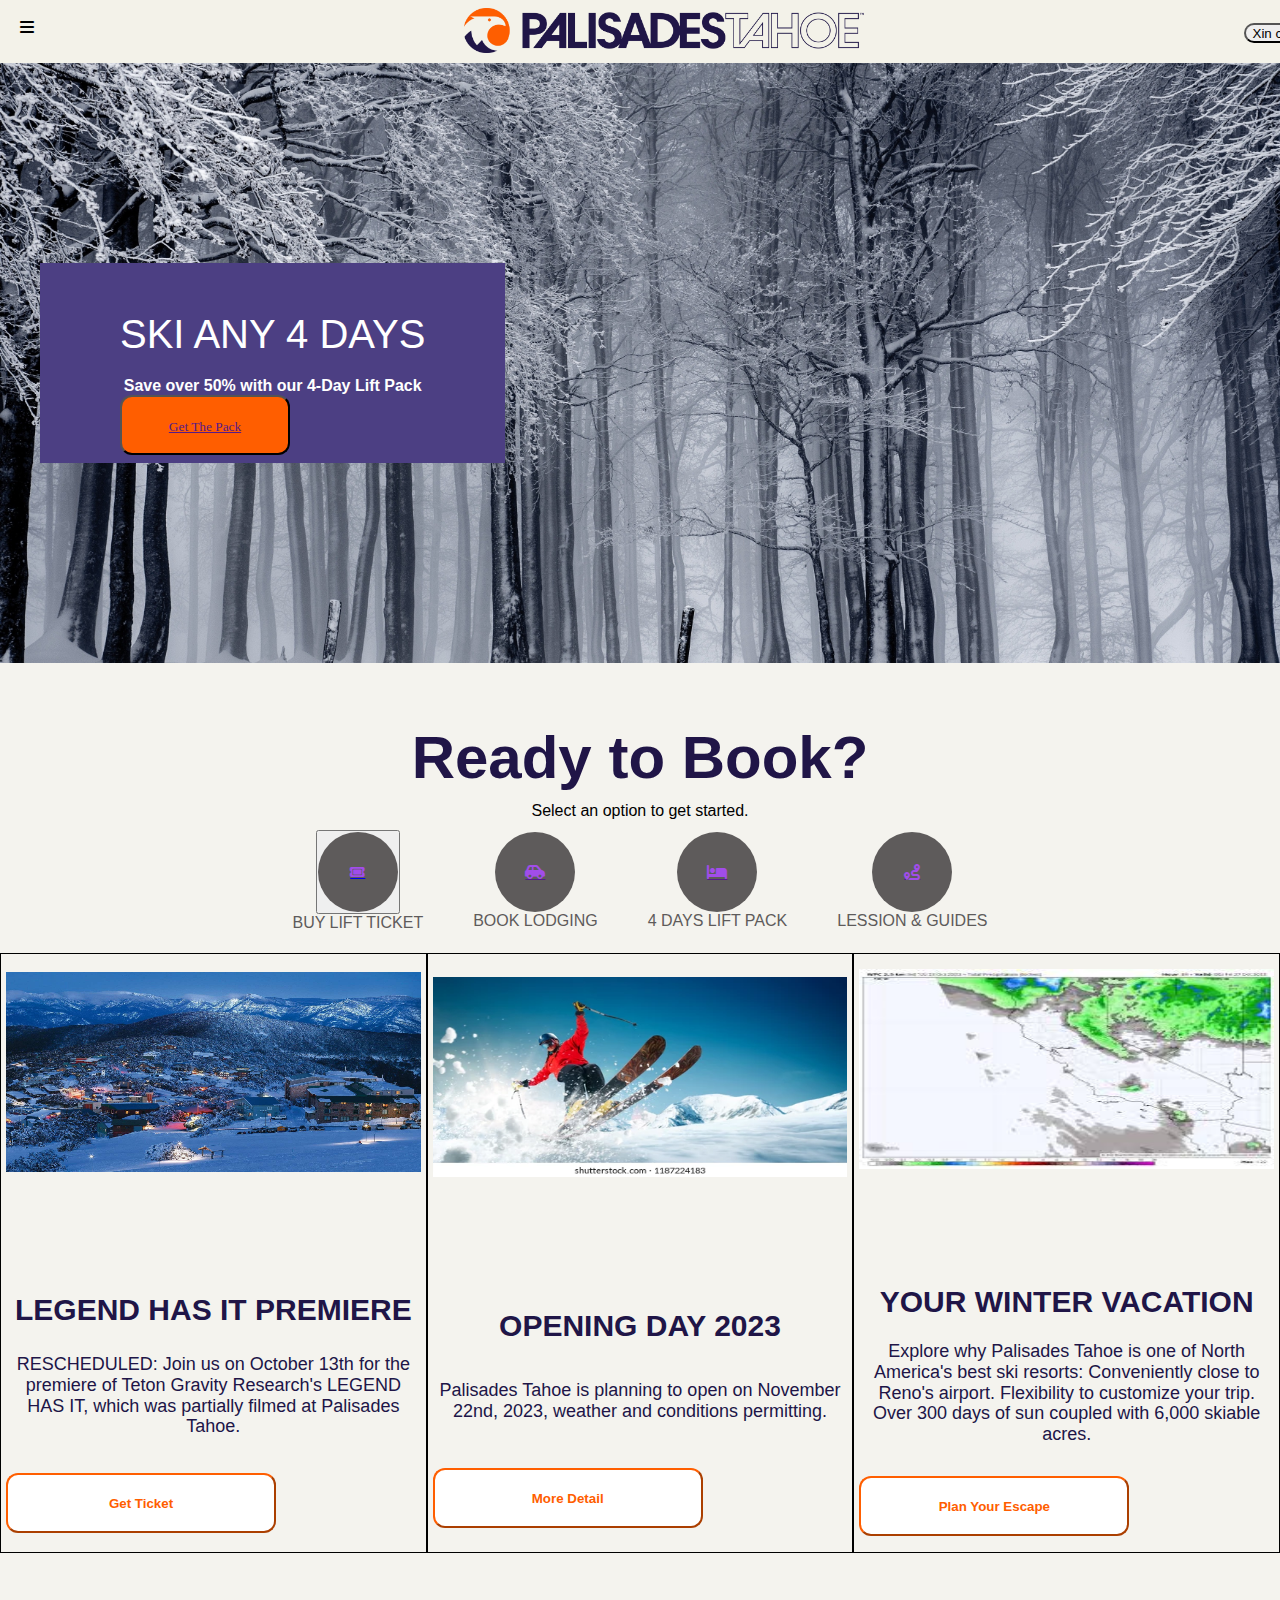
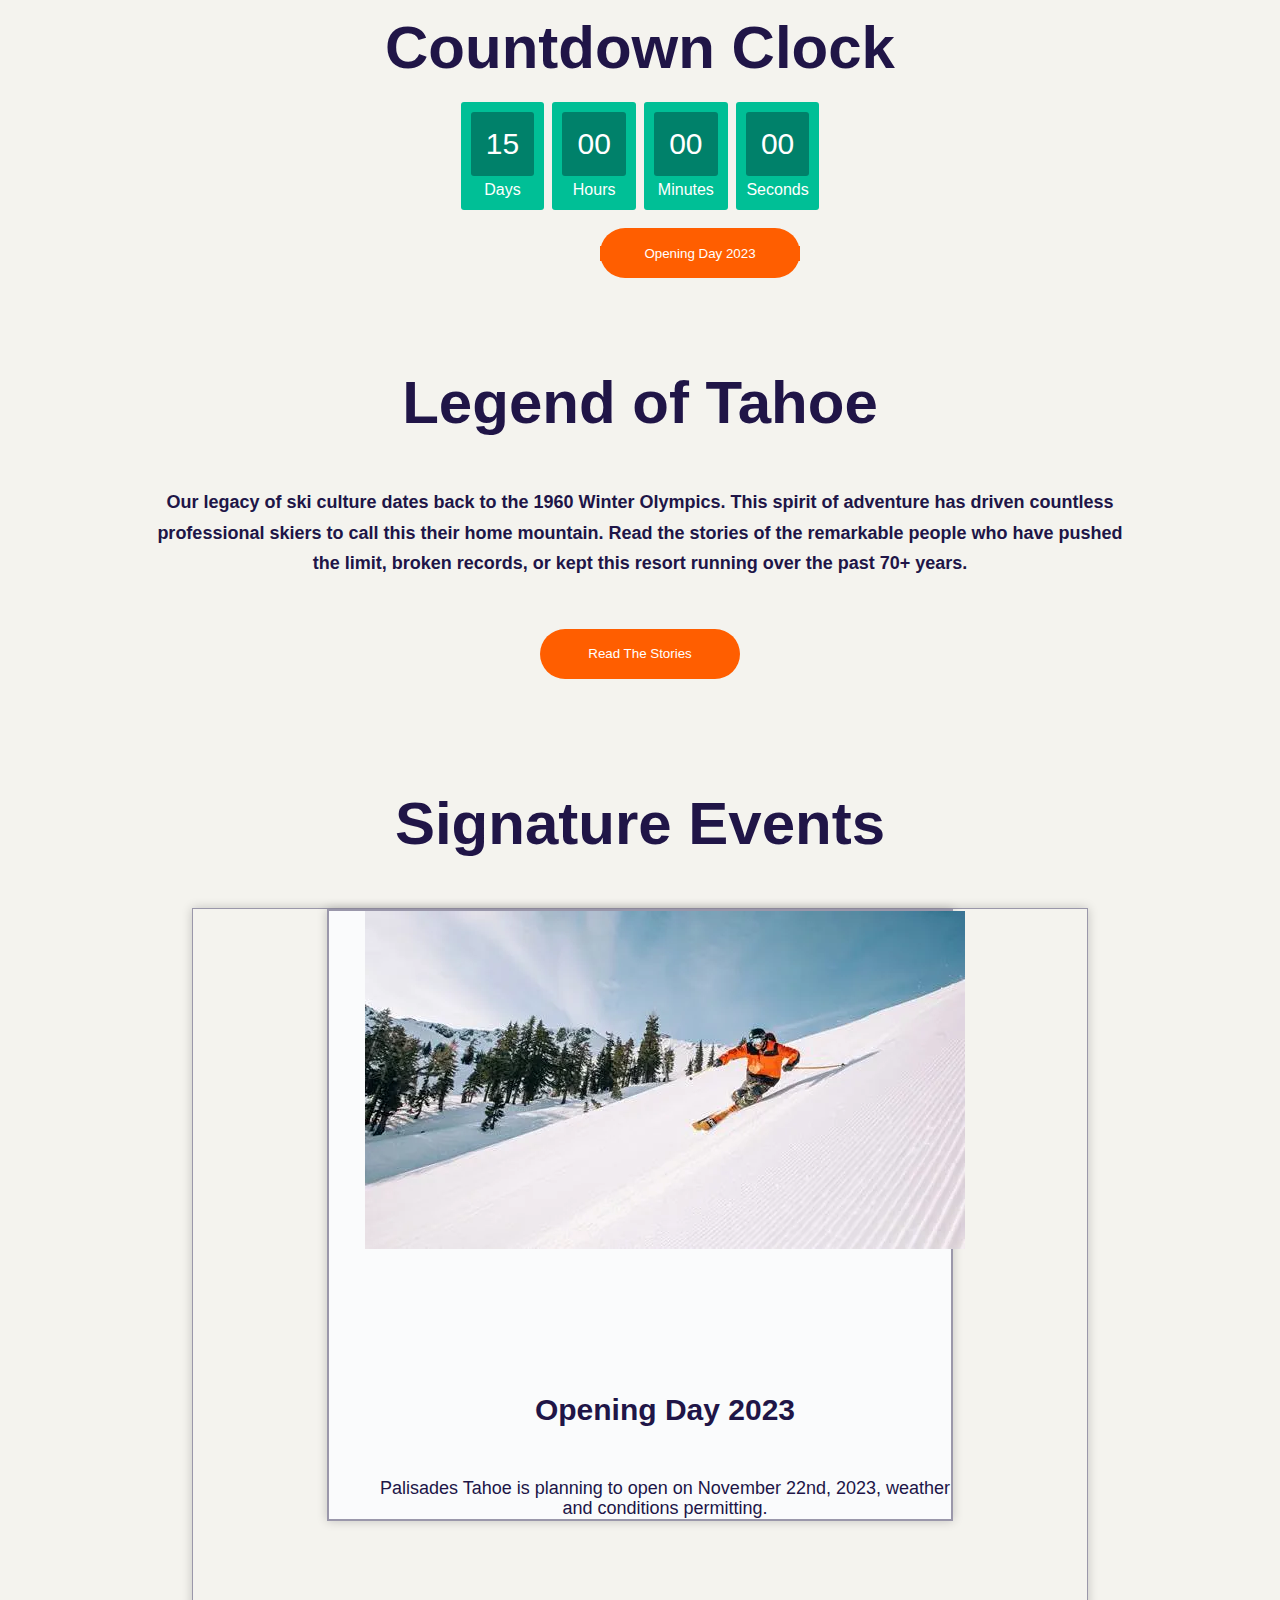
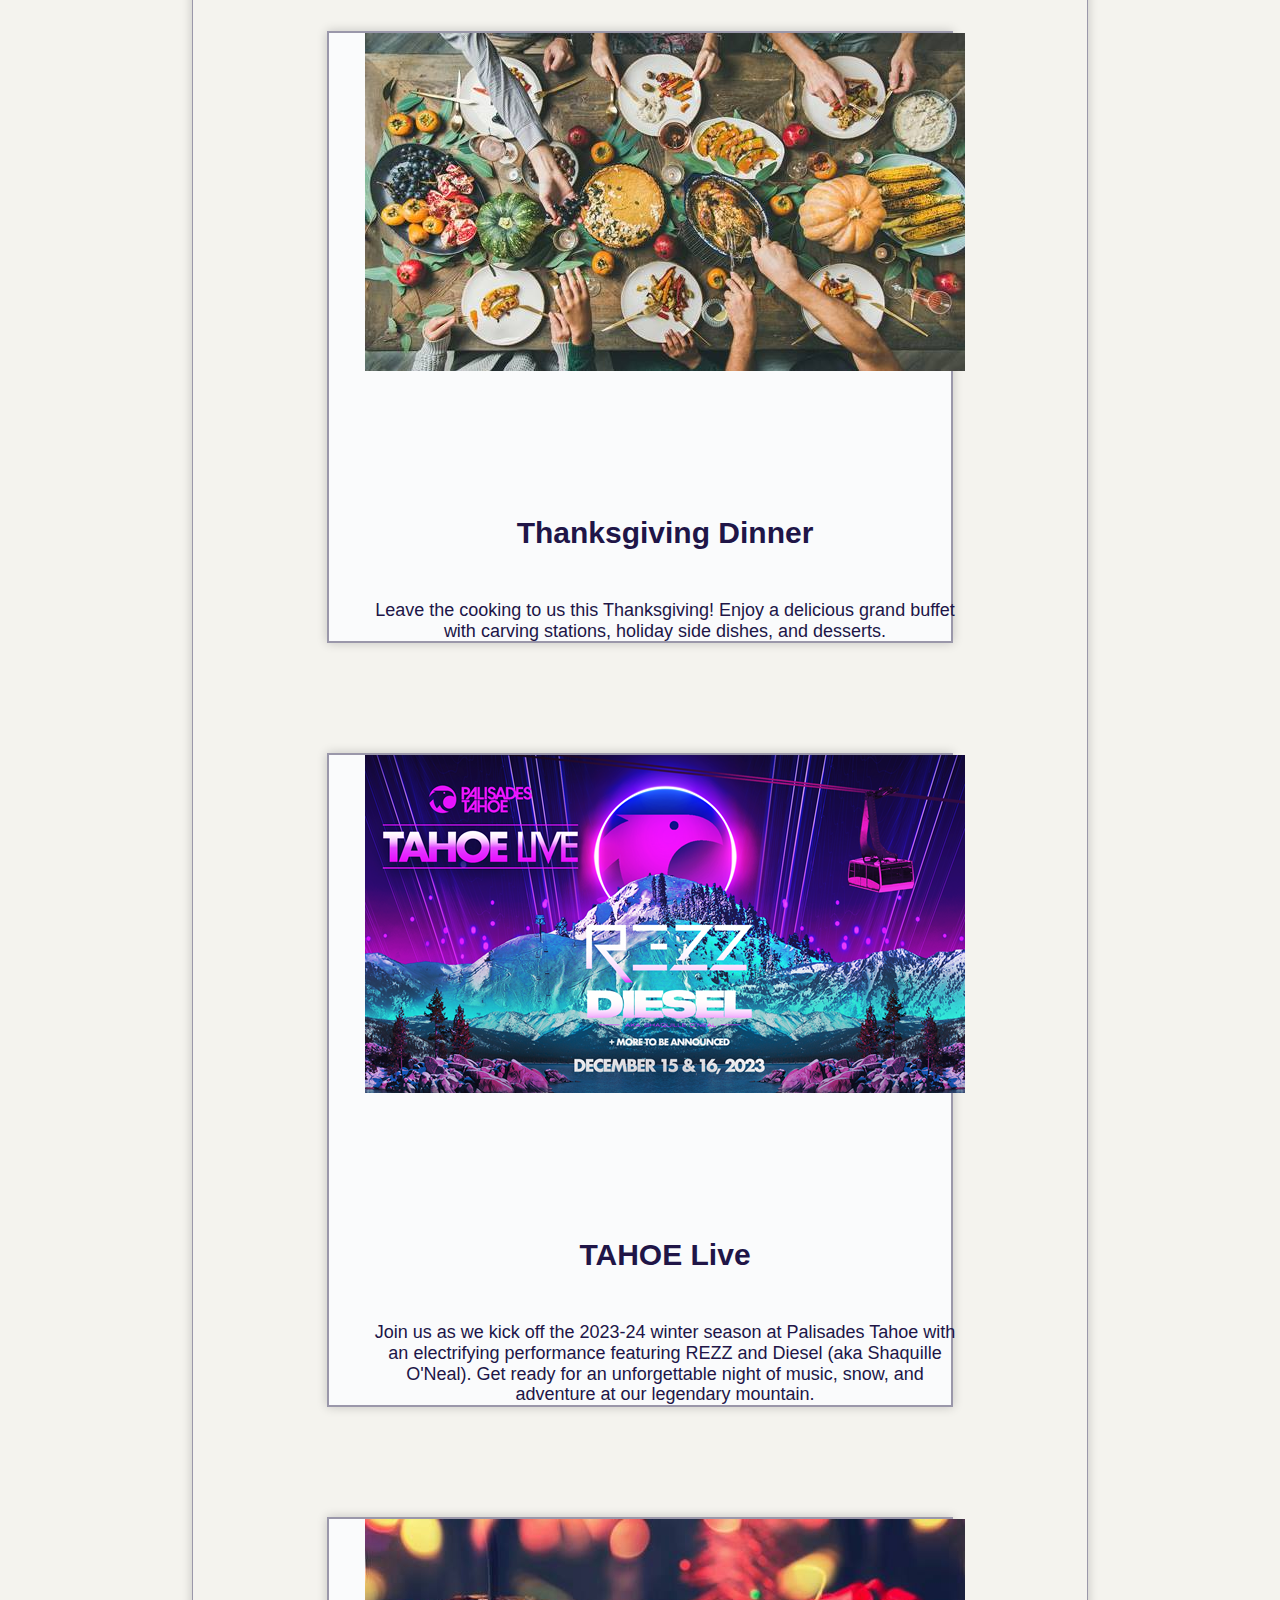
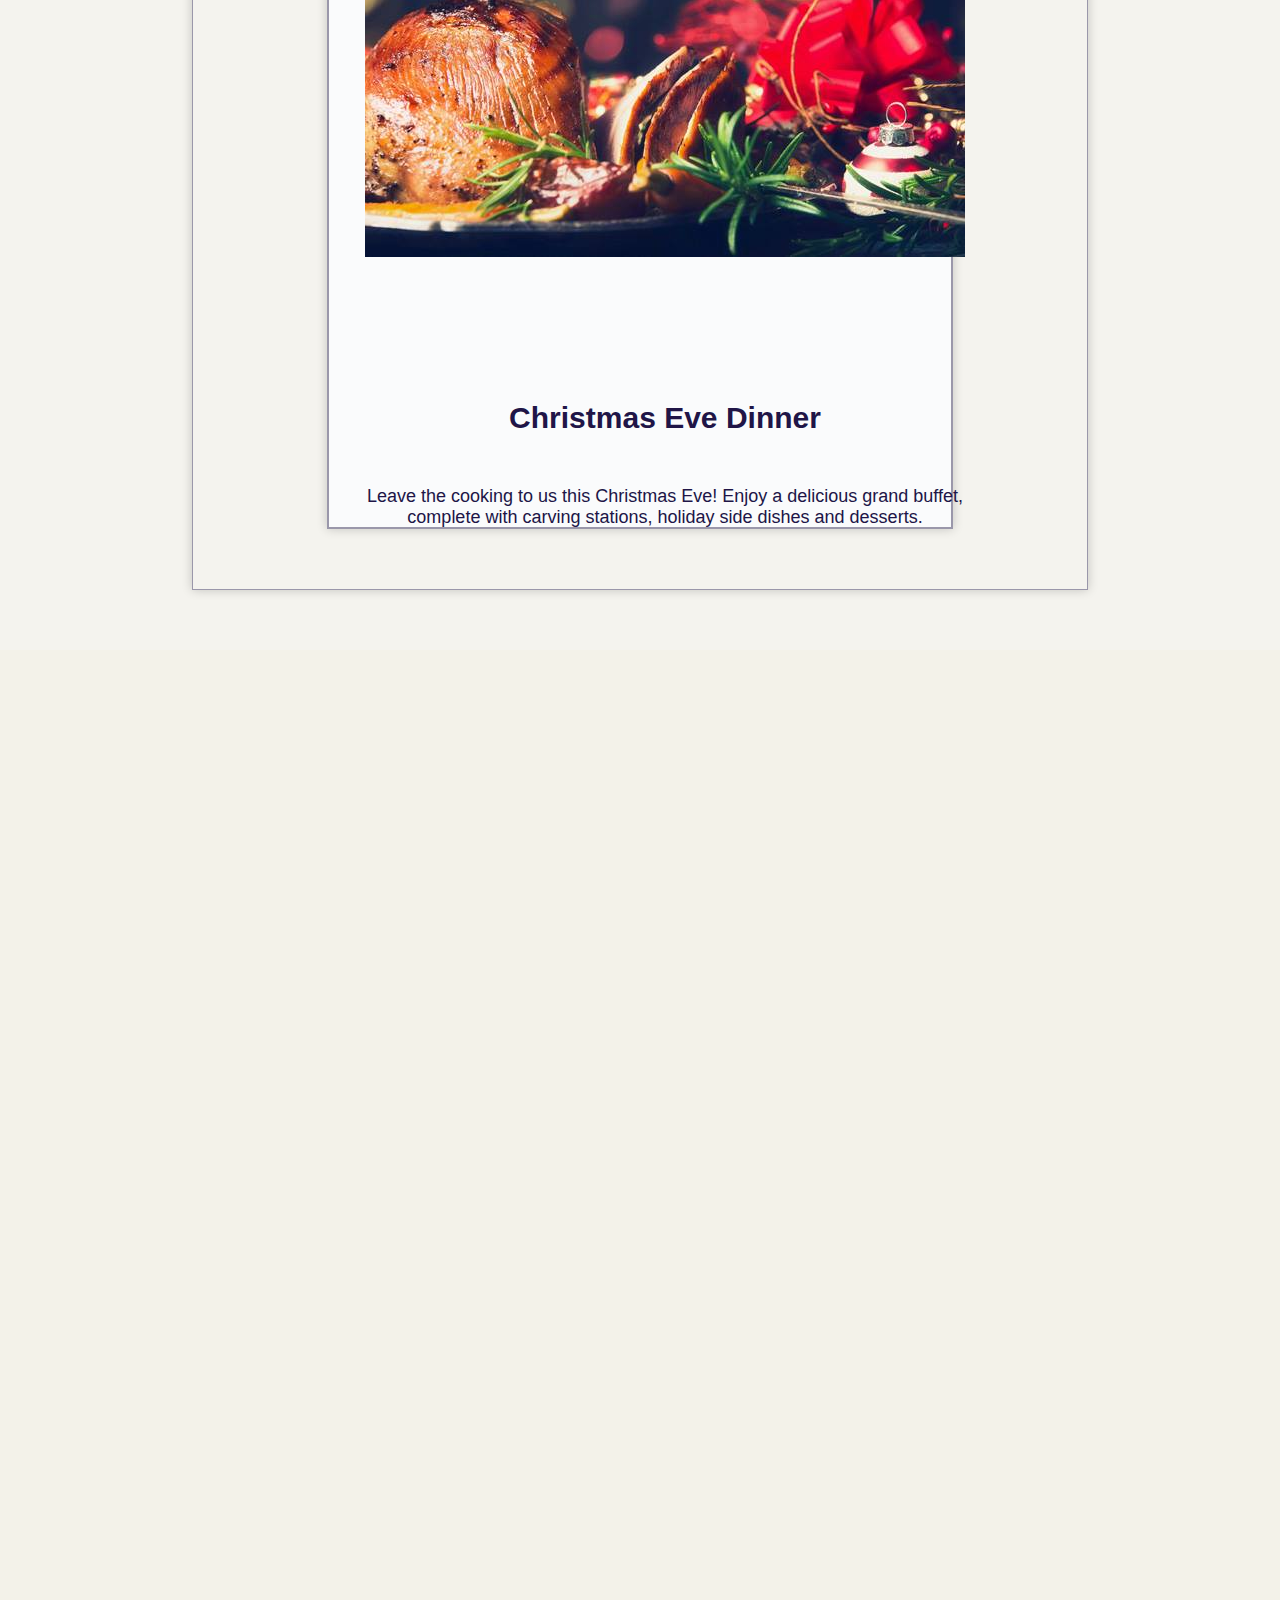
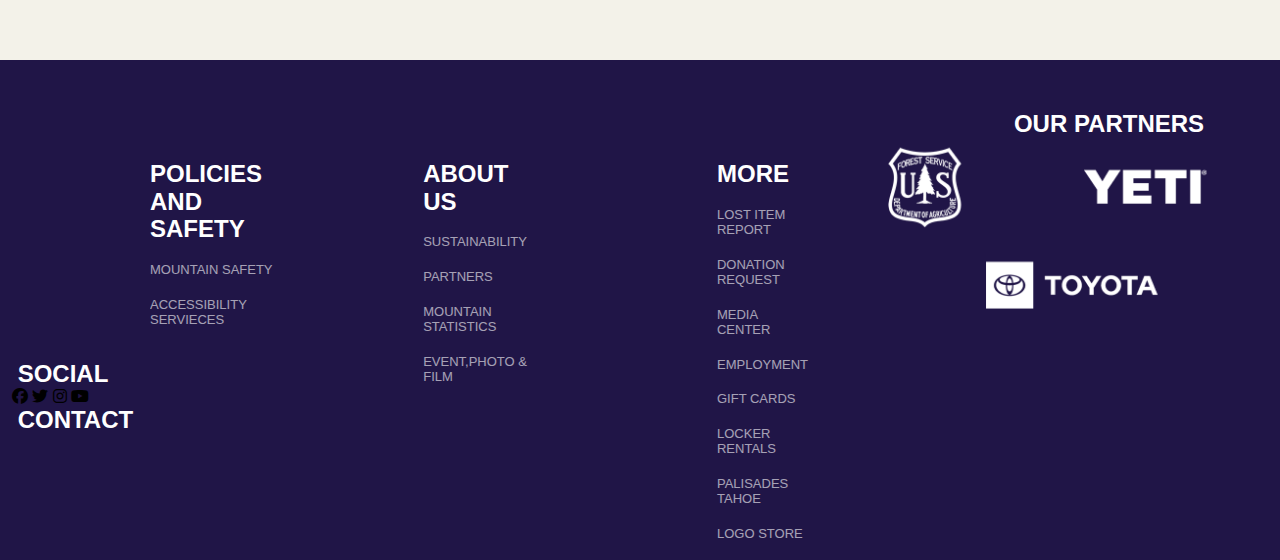
<file: index.html>
<!DOCTYPE html>
<html lang="en">
  <head>
    <meta charset="UTF-8" />
    <meta name="viewport" content="width=device-width, initial-scale=1.0" />
    <title>Main web</title>
    <link rel="stylesheet" href="reset.css" />
    <link rel="stylesheet" href="style.css" />
    <link
      rel="stylesheet"
      href="https://cdnjs.cloudflare.com/ajax/libs/font-awesome/6.1.1/css/all.min.css"
    />
  </head>
  <body>
    <div class="header">
      <div class="mn">
        <div id="i"><i class="fa-solid fa-bars"></i></div>
      </div>

      <img id="image" src="./web-desktoplogo.webp" />

      <div class="item">
        <a href="./signin.html">
        <button id="button">SIGN UP</button>
      </a>
        <div class="dropdown" id="weather">
          <i id="sun" class="fa-solid fa-sun"></i>
          <a>49</a>
          <i class="fa-solid fa-sort-down"></i>
        </div>
        <div class="dropdown" id="weather1">
          <i id="bell" class="fa-solid fa-bell"></i>
          <i class="fa-solid fa-sort-down"></i>
        </div>

        <div class="dropdown">
          <i id="glass" class="fa-solid fa-magnifying-glass"></i>
        </div>

        <div class="dropdown">
          <i id="shop" class="fa-solid fa-cart-shopping"></i>
        </div>
      </div>
    </div>
    <div id="wrapper">
      <div class="back-img">
        <div id="get-pack">
          <h1 id="first-title">SKI ANY 4 DAYS</h1>
          <h4>Save over 50% with our 4-Day Lift Pack</h4>
          <button type="submit" class="get-it">
            <a href="">Get The Pack</a>
          </button>
        </div>
      </div>
      <div id="book-part">
        <span class="title2">Ready to Book?</span>
        <span id="subtitle">Select an option to get started.</span>
        <ul id="options">
          <li class="urchoose">
            <a href="./ticket.html" class="onclick">
              <button type="button"><div class="icon-circle"><i class="fa-solid fa-ticket"></i></div></button>
            </a>
            <span class="subtext">BUY LIFT TICKET</span>
          </li>
          <li class="urchoose">
            <a href="" class="onclick">
              <div class="icon-circle">
                <i class="fa-solid fa-car-side"></i>
              </div>

              
            </a>
            <span class="subtext">BOOK LODGING</span>
          </li>
          <li class="urchoose">
            <a href="" class="onclick">
              <div class="icon-circle"><i class="fa-solid fa-bed"></i></div>

             
            </a>
            <span class="subtext">4 DAYS LIFT PACK</span>
          </li>
          <li class="urchoose">
            <a href="" class="onclick">
              <div class="icon-circle"><i class="fa-solid fa-route"></i></div>

              
            </a>
            <span class="subtext">LESSION & GUIDES</span>
          </li>
        </ul>
      </div>
      <div class="ad-wrapper">
        <ul class="ad-pack">
          <li class="ad">
            <a>
              <img src="./z4872513281247_ec05bac89b0a81e14b5962ce197bc02c.jpg" class="img" />
            </a>
            <span class="title">LEGEND HAS IT PREMIERE</span>
            <p>
              RESCHEDULED: Join us on October 13th for the premiere of Teton
              Gravity Research's LEGEND HAS IT, which was partially filmed at
              Palisades Tahoe.
            </p>
            <a href=""
              ><button type="button" class="button-idk">Get Ticket</button></a
            >
          </li>
          <li class="ad">
            <a>
              <img src="./skiing.jpg" class="img" />
            </a>
            <span class="title">OPENING DAY 2023</span>
            <p>
              Palisades Tahoe is planning to open on November 22nd, 2023,
              weather and conditions permitting.
            </p>
            <a href=""
              ><button type="button" class="button-idk">More Detail</button></a
            >
          </li>
          <li class="ad">
            <a>
              <img src="./images.jpg" class="img" />
            </a>
            <span class="title">YOUR WINTER VACATION</span>
            <p>
              Explore why Palisades Tahoe is one of North America's best ski
              resorts: Conveniently close to Reno's airport. Flexibility to
              customize your trip. Over 300 days of sun coupled with 6,000
              skiable acres.
            </p>
            <a href=""
              ><button type="button" class="button-idk">
                Plan Your Escape
              </button></a
            >
          </li>
        </ul>
      </div>
      <div id="Countdown">
        <h1 class="title2">Countdown Clock</h1>
        <div id="clockdiv">
          <div>
            <span class="days"></span>
            <div class="smalltext">Days</div>
          </div>
          <div>
            <span class="hours"></span>
            <div class="smalltext">Hours</div>
          </div>
          <div>
            <span class="minutes"></span>
            <div class="smalltext">Minutes</div>
          </div>
          <div>
            <span class="seconds"></span>
            <div class="smalltext">Seconds</div>
          </div>
        </div>
      </div>
      <br />
      <div class="button">
        <button type="button" class="button2">Opening Day 2023</button>
      </div>
      <div class="back-intro">
        <span class="title2">Legend of Tahoe</span>
        <p class="text-sett">
          Our legacy of ski culture dates back to the 1960 Winter Olympics. This
          spirit of adventure has driven countless professional skiers to call
          this their home mountain. Read the stories of the remarkable people
          who have pushed the limit, broken records, or kept this resort running
          over the past 70+ years.
        </p>
        <button type="button" class="button1">Read The Stories</button>
        <span class="title2">Signature Events</span>
        <ul class="event">
          <li class="event-pack">
            <a href="">
              <img src="./opening-day-2021-gold-coast.webp" />
              
            </a>
            <span class="title">Opening Day 2023</span>
            <p>
              Palisades Tahoe is planning to open on November 22nd, 2023,
              weather and conditions permitting.
            </p>
          </li>
          <li class="event-pack">
            <a href="">
              <img src="./thanksgiving-dinner-web-event-2.jpg" />
              
            </a>
            <span class="title">Thanksgiving Dinner</span>
            <p>
              Leave the cooking to us this Thanksgiving! Enjoy a delicious grand
              buffet with carving stations, holiday side dishes, and desserts.
            </p>
          </li>
          <li class="event-pack">
            <a href="">
              <img src="./PTwebTahoeLIve2324.png" />
              
            </a>
            <span class="title">TAHOE Live</span>
            <p>
              Join us as we kick off the 2023-24 winter season at Palisades
              Tahoe with an electrifying performance featuring REZZ and Diesel
              (aka Shaquille O'Neal). Get ready for an unforgettable night of
              music, snow, and adventure at our legendary mountain.
            </p>
          </li>
<li class="event-pack">
            <a href="">
              <img src="./1 XE AdobeStock 165266173 jpg.jpg" />
              
            </a>
            <span class="title">Christmas Eve Dinner</span>
            <p>
              Leave the cooking to us this Christmas Eve! Enjoy a delicious
              grand buffet, complete with carving stations, holiday side dishes
              and desserts.
            </p>
          </li>
        </ul>
      </div>
    </div>

    <link
      rel="stylesheet"
      href="https://cdnjs.cloudflare.com/ajax/libs/font-awesome/6.1.1/css/all.min.css"
      integrity="sha512-KfkfwYDsLkIlwQp6LFnl8zNdLGxu9YAA1QvwINks4PhcElQSvqcyVLLD9aMhXd13uQjoXtEKNosOWaZqXgel0g=="
      crossorigin="anonymous"
      referrerpolicy="no-referrer"
    />
    <div class="footer">
      <div class="chu1">
        <h2 class="chulon">POLICIES AND SAFETY</h2>
        <div class="chu1nho">
          <p class="chu">MOUNTAIN SAFETY</p>
          <p class="chu">ACCESSIBILITY SERVIECES</p>
        </div>
      </div>
      <div class="s">
        <h2 class="chulon">SOCIAL</h2>
        <i class="fa-brands fa-facebook"></i>
        <i class="fa-brands fa-twitter"></i>
        <i class="fa-brands fa-instagram"></i>
        <i class="fa-brands fa-youtube"></i>
        <h2 class="chulon">CONTACT</h2>
      </div>

      <div class="chu2">
        <h2 class="chulon">ABOUT US</h2>
        <div class="chu2nho">
          <p class="chu">SUSTAINABILITY</p>
          <p class="chu">PARTNERS</p>
          <p class="chu">MOUNTAIN STATISTICS</p>
          <p class="chu">EVENT,PHOTO & FILM</p>
        </div>
      </div>

      <div class="chu3">
        <h2 class="chulon">MORE</h2>
        <div class="chu3nho">
          <p class="chu">LOST ITEM REPORT</p>
          <p class="chu">DONATION REQUEST</p>
          <p class="chu">MEDIA CENTER</p>
          <p class="chu">EMPLOYMENT</p>
          <p class="chu">GIFT CARDS</p>
          <p class="chu">LOCKER RENTALS</p>
          <p class="chu">PALISADES TAHOE </p>
          <p class="chu">LOGO STORE</p>
        </div>
      </div>
      
     <div class="i">
      <h2 class="chulon image">OUR PARTNERS</h2>
      <div class="image">
        <img  src="./United_States_Forest_Service_MS_left.png" class="usf">
        <img src="./yeti_MS_left.png" class="yeti">
      </div>
      <img src="./Toyota_MS_left.webp" class="toyota">
    </div>
  </body>
  </body>
  <script src="./mainweb.js"></script>
</html>
</file>
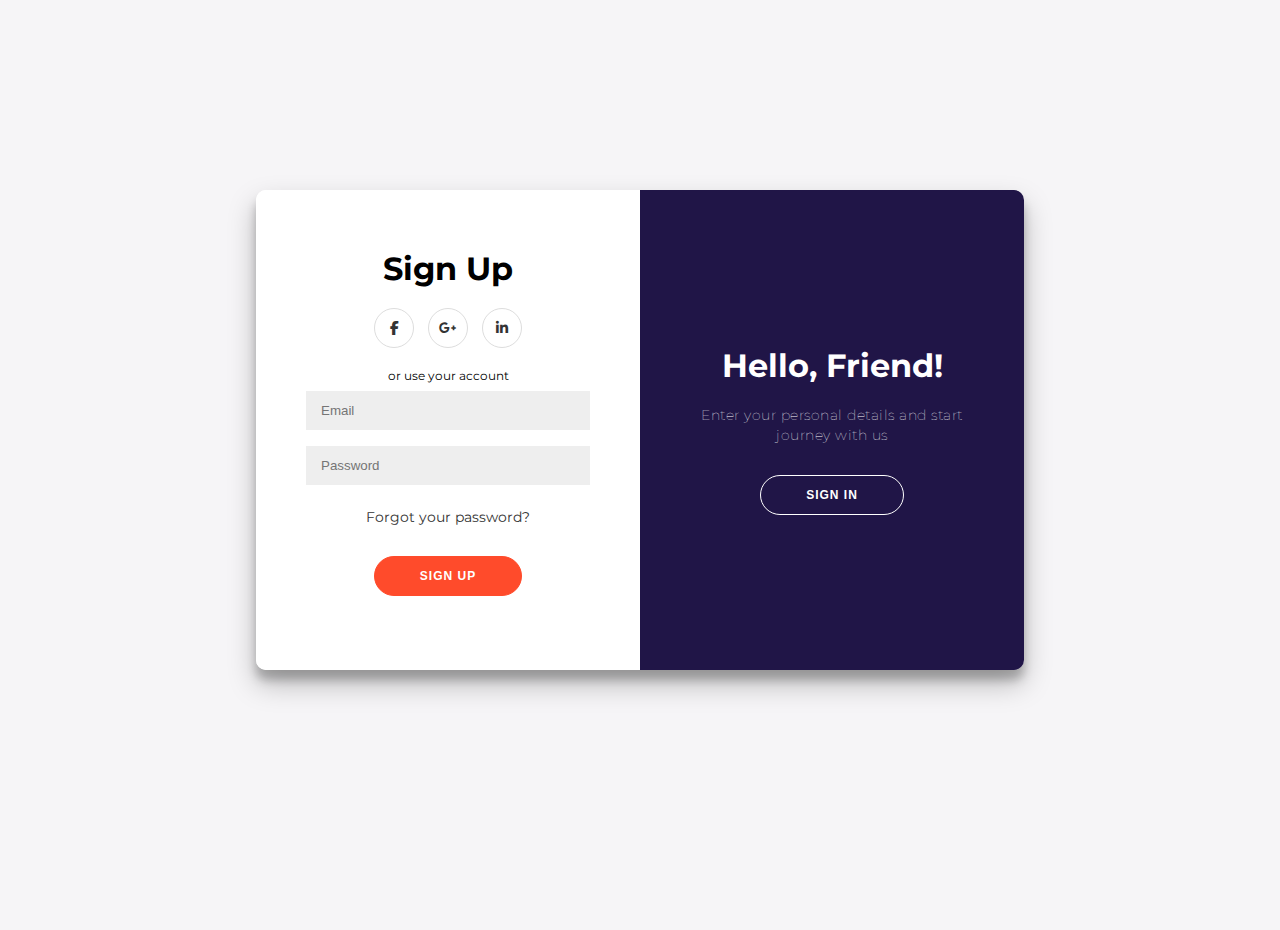
<file: signin.html>
<!DOCTYPE html>
<html lang="en">
  <head>
    <meta charset="UTF-8" />
    <meta name="viewport" content="width=device-width, initial-scale=1.0" />
    <title>Document</title>
    <link rel="stylesheet" href="signup.css" />
    <link rel="stylesheet" href="reset.css" />
    <link
      rel="stylesheet"
      href="https://cdnjs.cloudflare.com/ajax/libs/font-awesome/6.1.1/css/all.min.css"
    />
  </head>
  <body>
    <div class="container" id="container">
      <div class="form-container sign-up-container">
        <form action="#">
          <h1>Login With :</h1>
          <div class="social-container">
            <a href="" class="social"><i class="fab fa-facebook-f"></i></a>
            <a href="" class="social"><i class="fab fa-google-plus-g"></i></a>
            <a href="" class="social"><i class="fab fa-linkedin-in"></i></a>
          </div>
          <input type="text" placeholder="Name" />
          <input type="password" placeholder="Password" />
          <button>Sign Up</button>
        </form>
      </div>
      <div class="form-container sign-in-container">
        <form action="#">
          <h1>Sign Up</h1>
          <div class="social-container">
            <a href="#" class="social"><i class="fab fa-facebook-f"></i></a>
            <a href="#" class="social"><i class="fab fa-google-plus-g"></i></a>
            <a href="#" class="social"><i class="fab fa-linkedin-in"></i></a>
          </div>
          <span>or use your account</span>
          <input type="email" placeholder="Email" />
          <input type="password" placeholder="Password" />
          <a href="./test.html">Forgot your password?</a>
          <a href="#">
            <button>Sign Up</button>
          </a>
        </form>
      </div>
      <div class="overlay-container">
        <div class="overlay">
          <div class="overlay-panel overlay-left">
            <h1>Welcome Back!</h1>
            <p>
              To keep connected with us please login with your personal info
            </p>
            <button class="ghost" id="signIn">Sign In</button>
          </div>
          <div class="overlay-panel overlay-right">
            <h1>Hello, Friend!</h1>
            <p>Enter your personal details and start journey with us</p>
            <button class="ghost" id="signUp">Sign In</button>
          </div>
        </div>
      </div>
    </div>
  </body>
  <script src="./mainweb.js"></script>
</html>
</file>
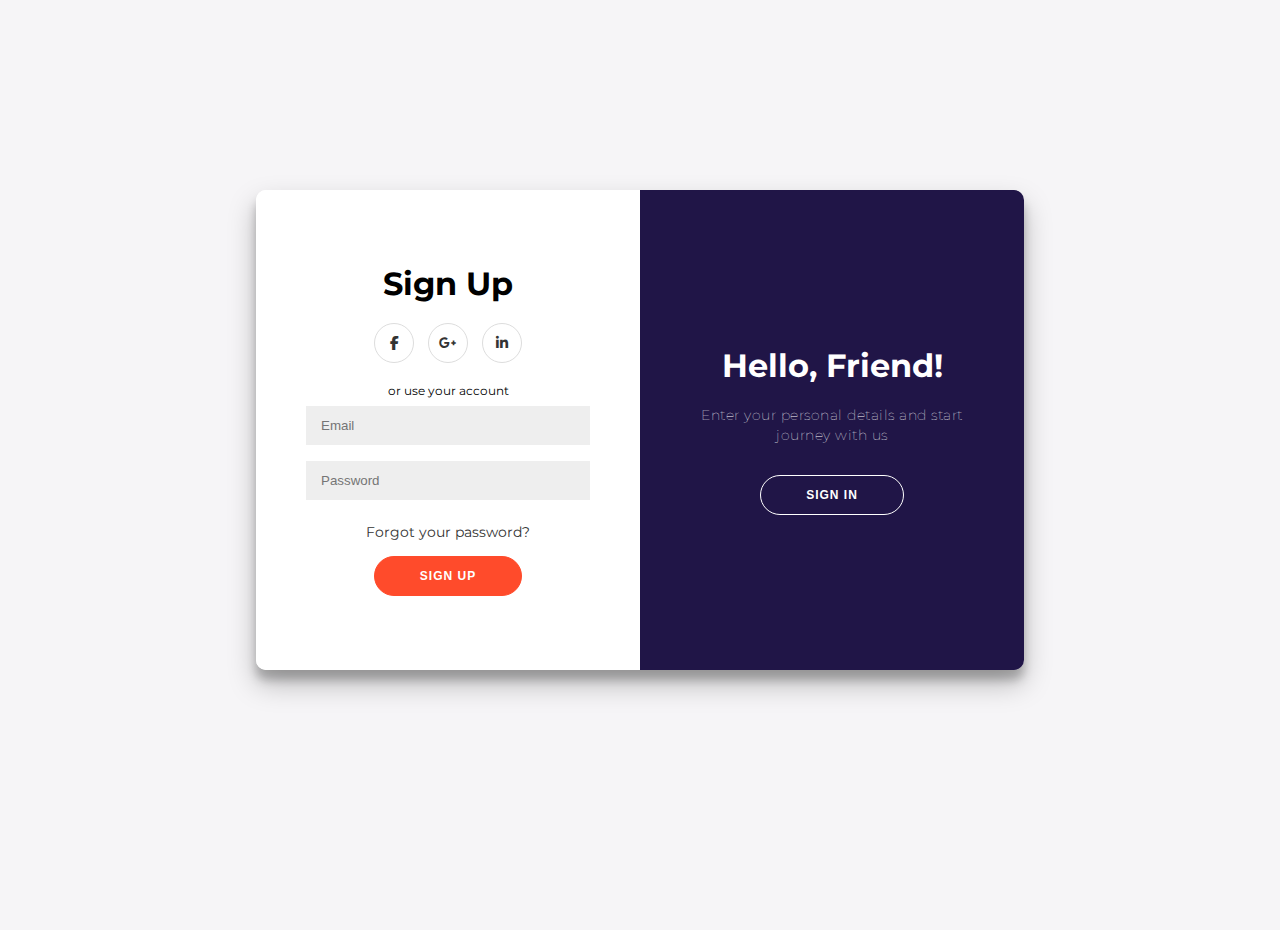
<file: signup.html>
<!DOCTYPE html>
<html lang="en">
<head>
    <meta charset="UTF-8">
    <meta name="viewport" content="width=device-width, initial-scale=1.0">
    <title>Document</title>
    <link rel="stylesheet" href="signup.css">
    <link rel="stylesheet" href="reset.css">
    <link rel="stylesheet" href="https://cdnjs.cloudflare.com/ajax/libs/font-awesome/6.1.1/css/all.min.css"/>
</head>
<body>
    <div class="container" id="container">
        <div class="form-container sign-up-container">
            <form action="#">
                <h1>Create Account</h1>
                <div class="social-container">
                    <a href="" class="social"><i class="fab fa-facebook-f"></i></a>
                    <a href="" class="social"><i class="fab fa-google-plus-g"></i></a>
                    <a href="" class="social"><i class="fab fa-linkedin-in"></i></a>
                </div>
                <span>or use your email for registration</span>
                <input type="text" placeholder="Name" />
                <input type="email" placeholder="Email" />
                <input type="password" placeholder="Password" />
                <button>Sign In</button>
            </form>
        </div>
        <div class="form-container sign-in-container">
            <form action="#">
                <h1>Sign Up</h1>
                <div class="social-container">
                    <a href="#" class="social"><i class="fab fa-facebook-f"></i></a>
                    <a href="#" class="social"><i class="fab fa-google-plus-g"></i></a>
                    <a href="#" class="social"><i class="fab fa-linkedin-in"></i></a>
                </div>
                <span>or use your account</span>
                <input type="email" placeholder="Email" />
                <input type="password" placeholder="Password" />
                <a href="#">Forgot your password?</a>
                <button>Sign Up</button>
            </form>
        </div>
        <div class="overlay-container">
            <div class="overlay">
                <div class="overlay-panel overlay-left">
                    <h1>Welcome Back!</h1>
                    <p>To keep connected with us please login with your personal info</p>
                    <button class="ghost" id="signIn">Sign In</button>
                </div>
                <div class="overlay-panel overlay-right">
                    <h1>Hello, Friend!</h1>
                    <p>Enter your personal details and start journey with us</p>
                    <button class="ghost" id="signUp">Sign In</button>
                </div>
            </div>
        </div>
    </div>
</body>
<script src="./mainweb.js"></script>
</html>
</file>
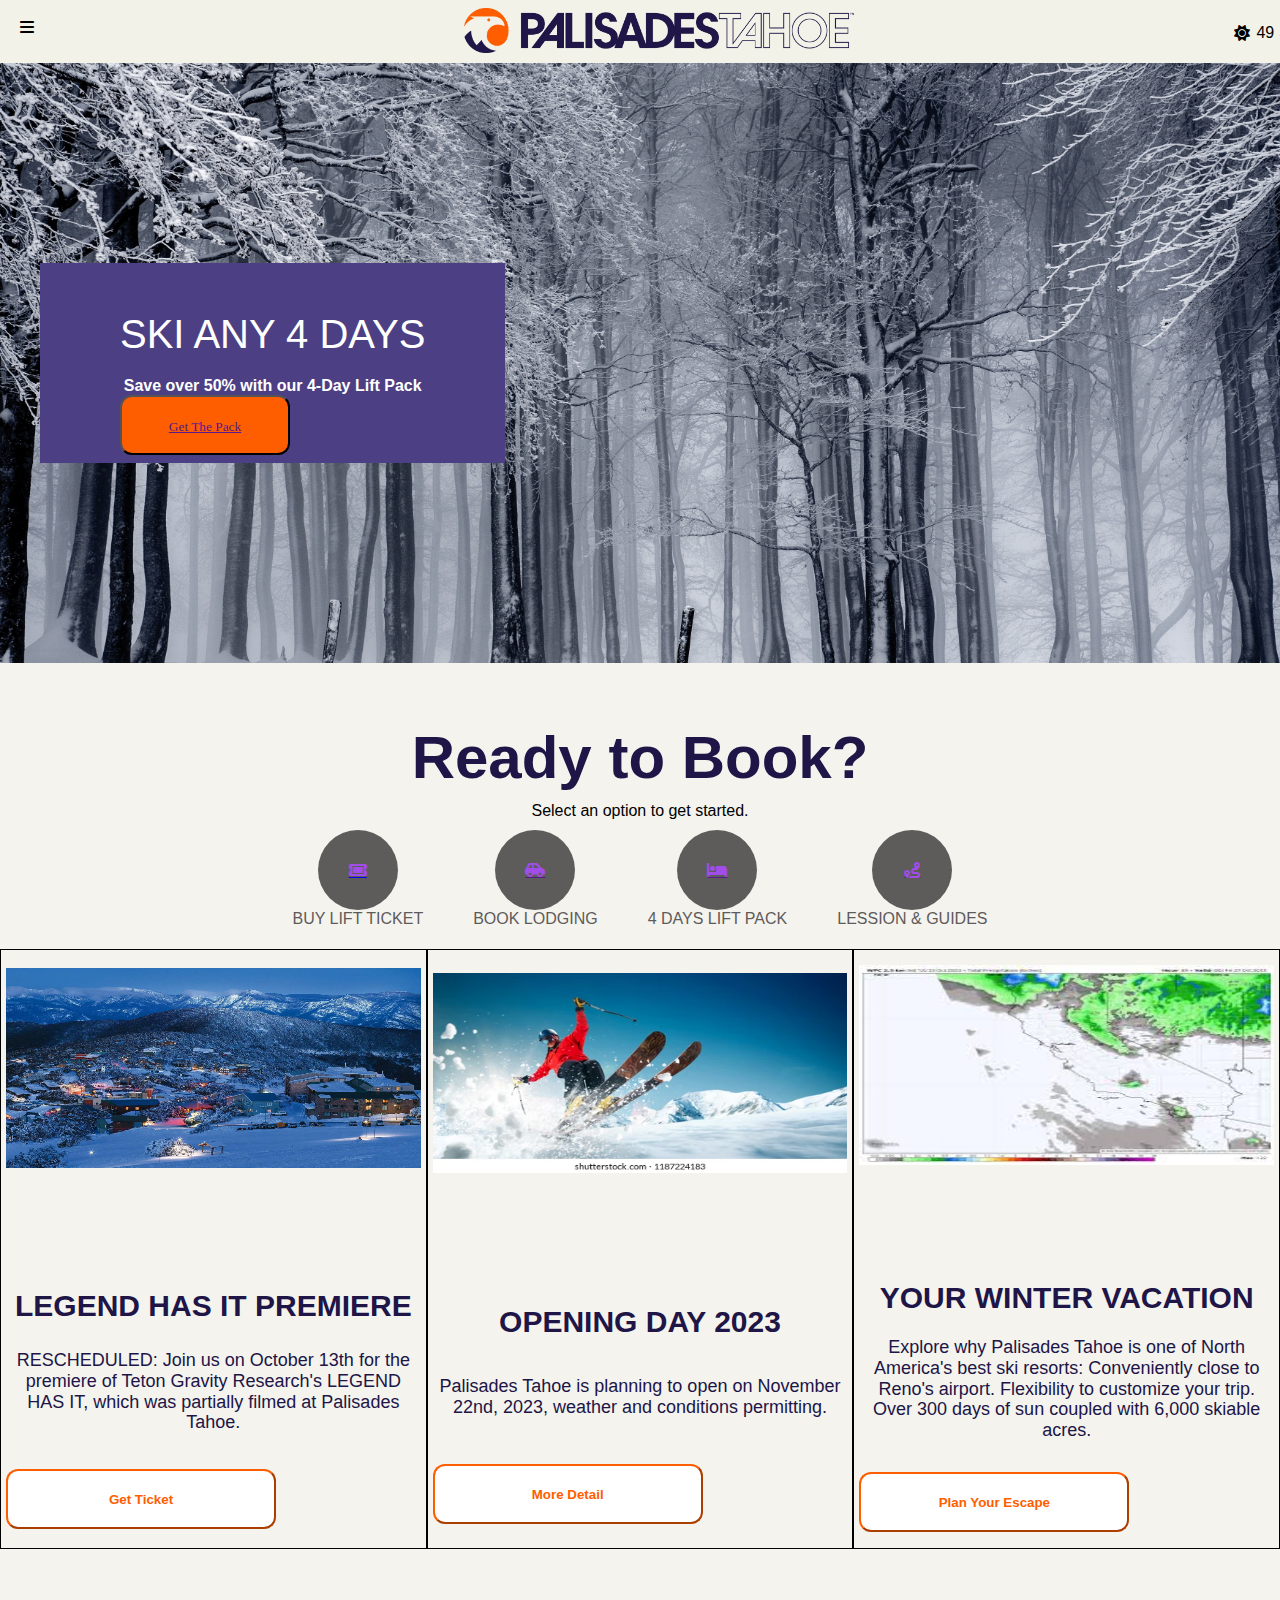
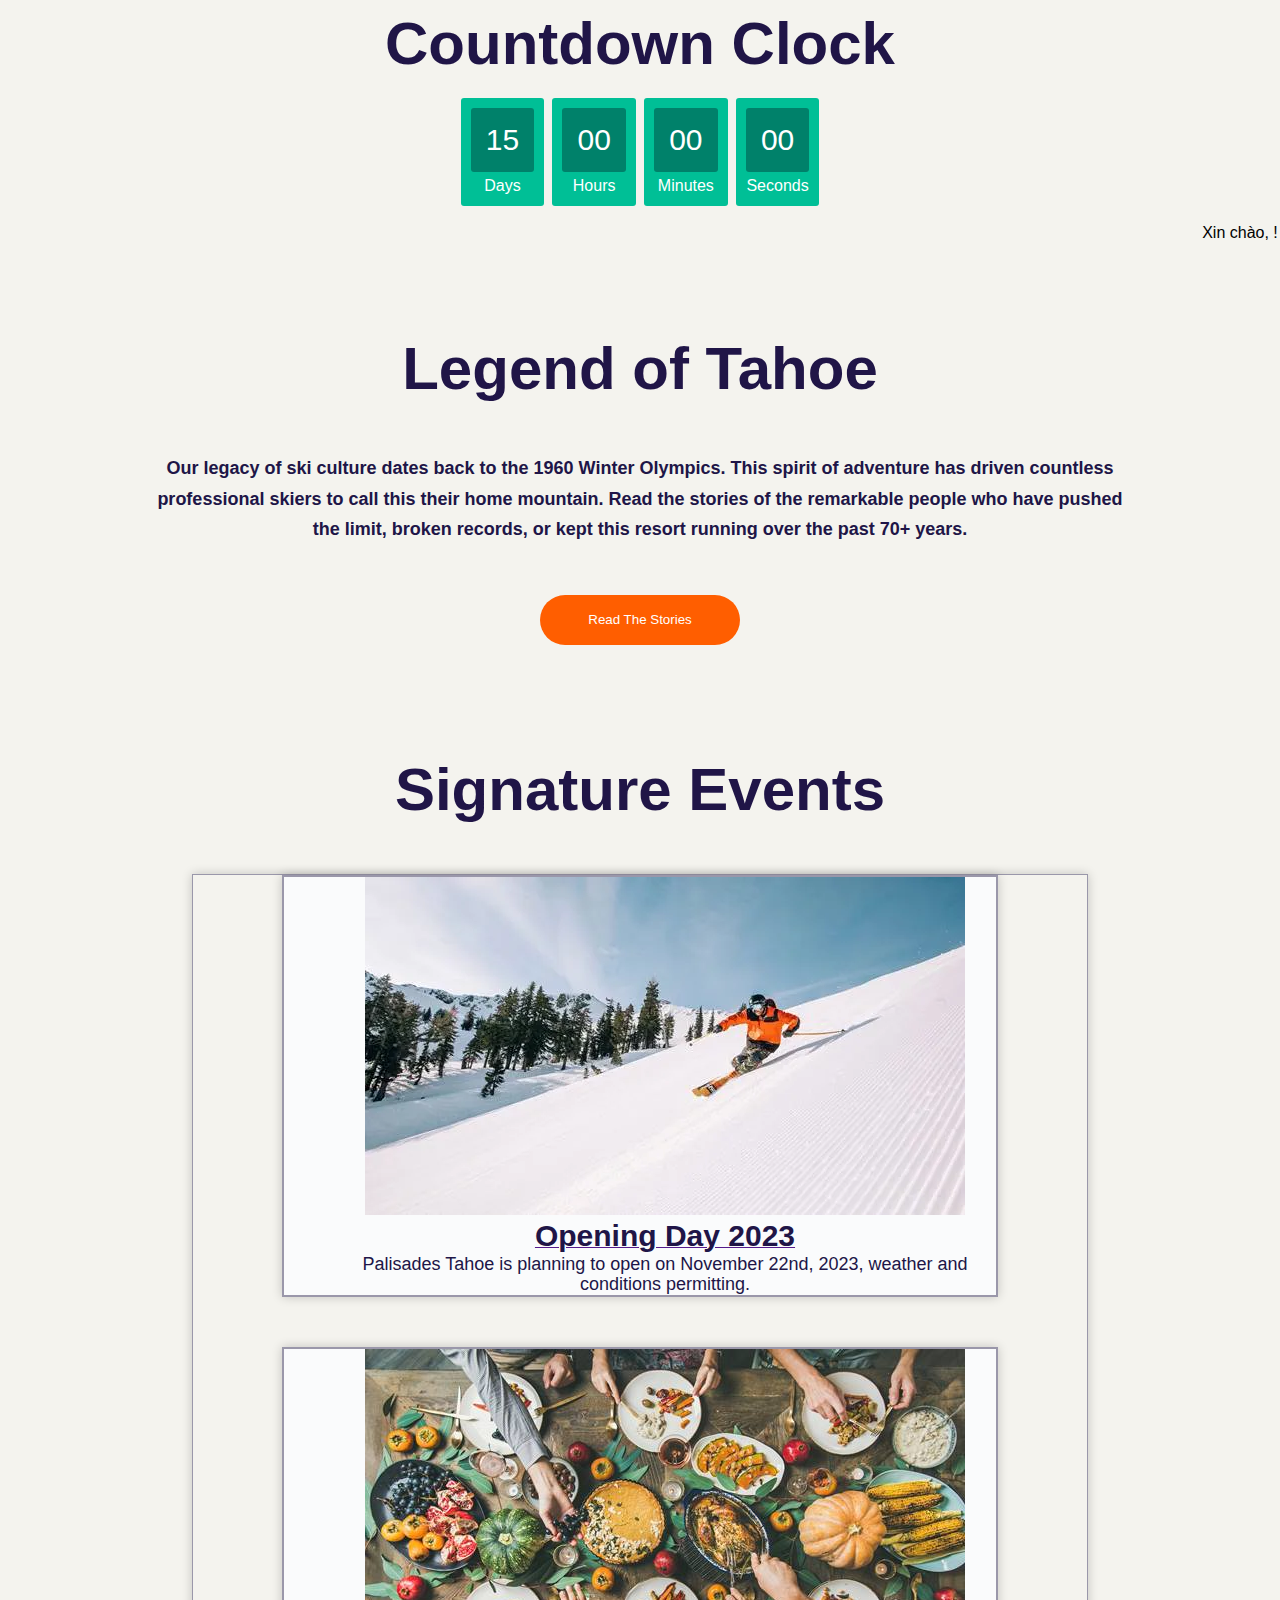
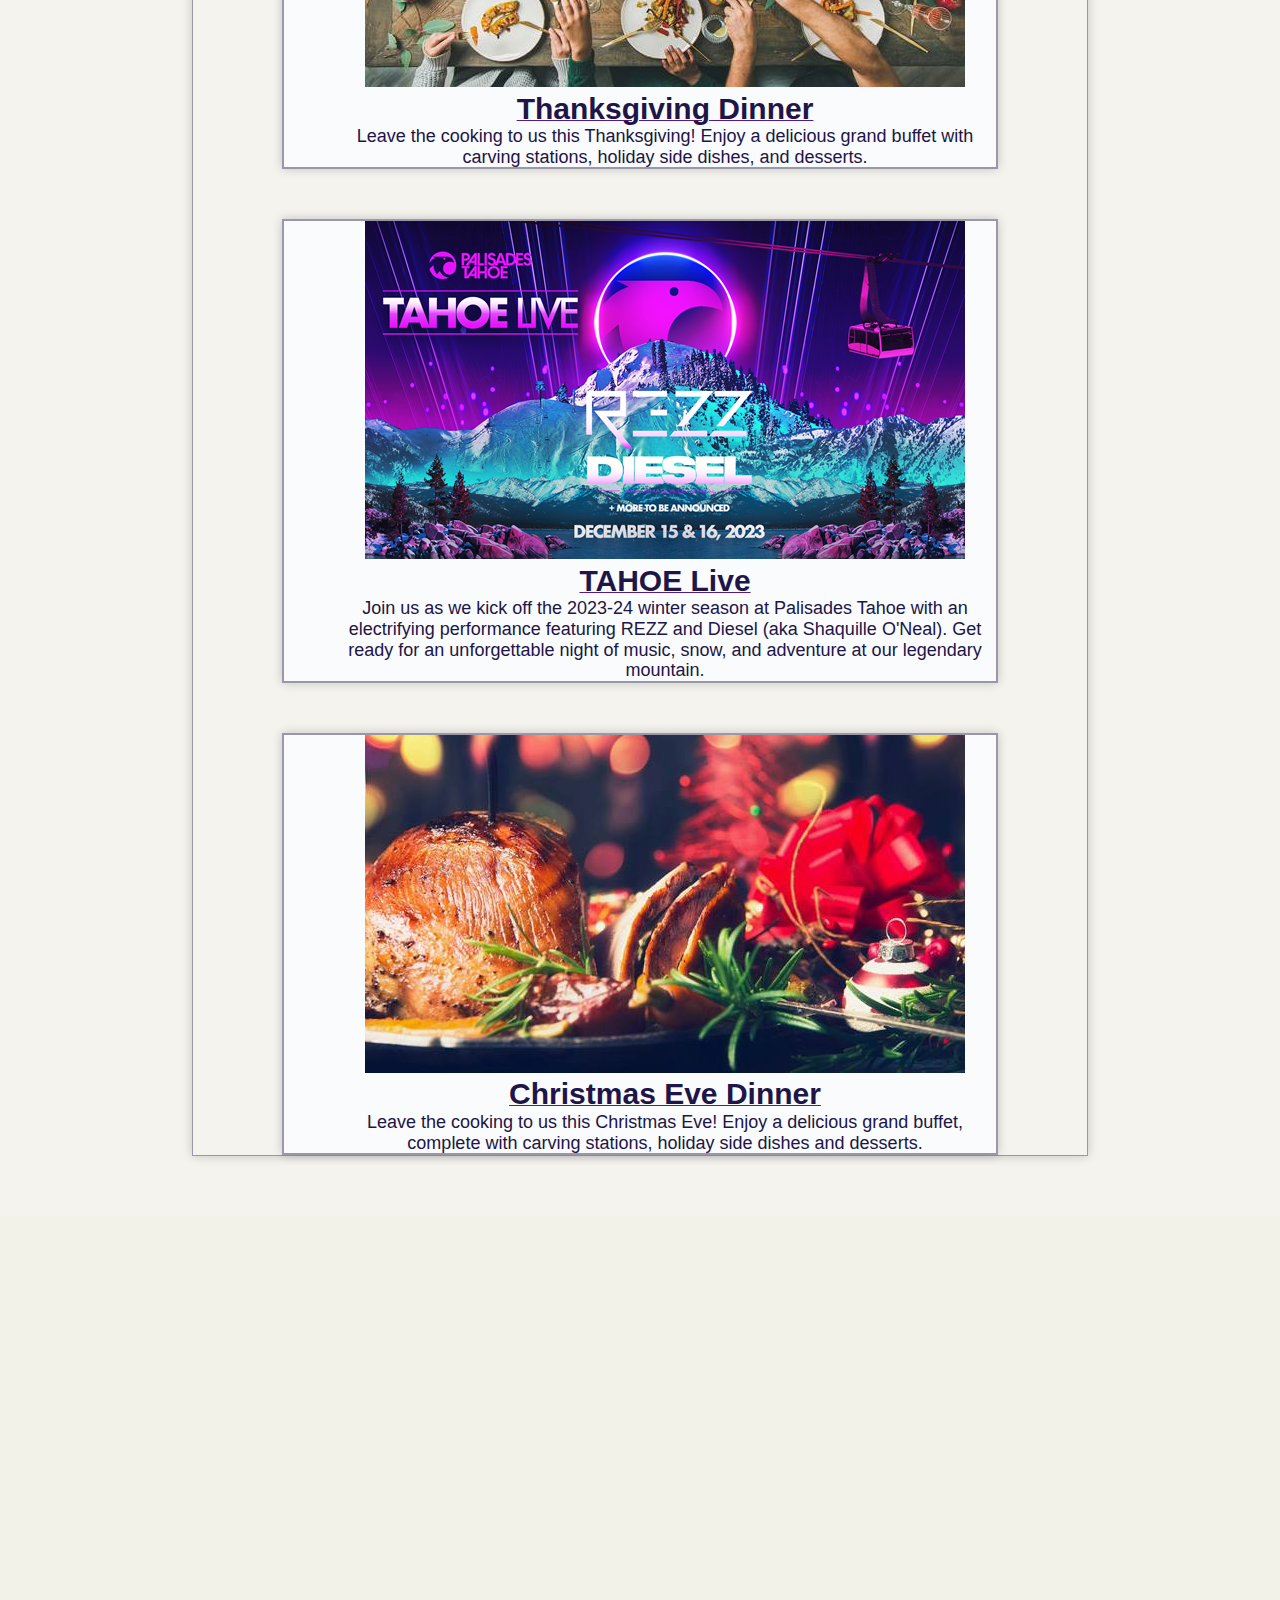
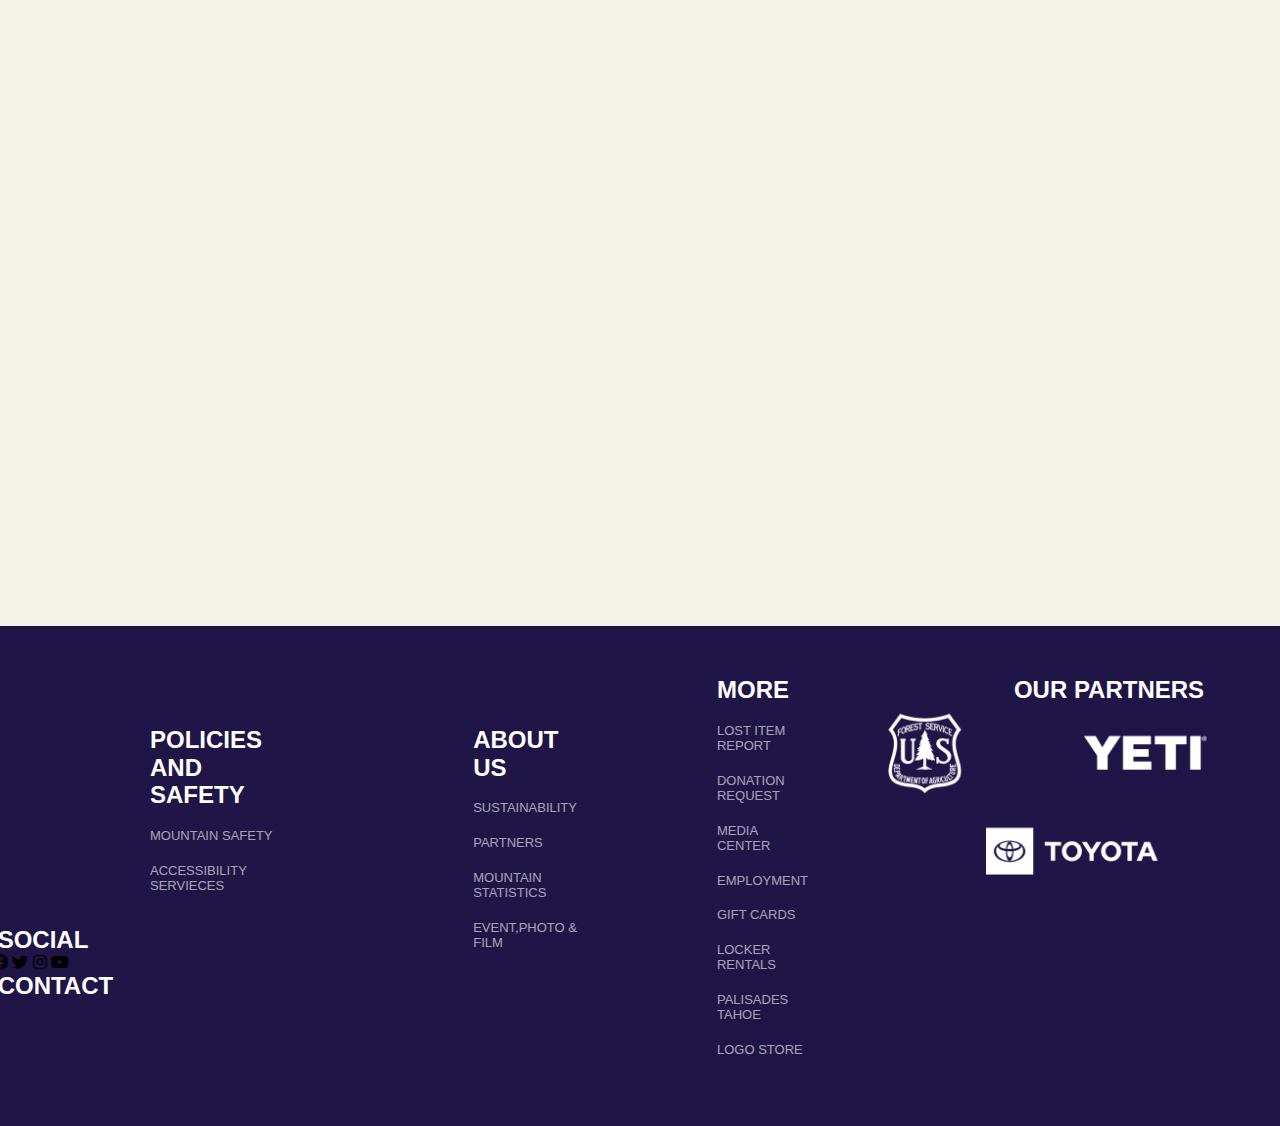
<file: test.html>
<!DOCTYPE html>
<html lang="en">
  <head>
    <meta charset="UTF-8" />
    <meta name="viewport" content="width=device-width, initial-scale=1.0" />
    <title>Main web</title>
    <link rel="stylesheet" href="reset.css" />
    <link rel="stylesheet" href="test.css" />
    <link
      rel="stylesheet"
      href="https://cdnjs.cloudflare.com/ajax/libs/font-awesome/6.1.1/css/all.min.css"
    />
  </head>
  <body>
    <div class="header">
      <div class="mn">
        <div id="i"><i class="fa-solid fa-bars"></i></div>
      </div>

      <img id="image" src="./web-desktoplogo.webp" />

      <div class="item">
        
        <div class="dropdown" id="weather">
          <i id="sun" class="fa-solid fa-sun"></i>
          <a>49</a>
          <i class="fa-solid fa-sort-down"></i>
        </div>
        <div class="dropdown" id="weather1">
          <i id="bell" class="fa-solid fa-bell"></i>
          <i class="fa-solid fa-sort-down"></i>
        </div>

        <div class="dropdown">
          <i id="glass" class="fa-solid fa-magnifying-glass"></i>
        </div>

        <div class="dropdown">
          <i id="shop" class="fa-solid fa-cart-shopping"></i>
        </div>
      </div>
    </div>
    <div id="wrapper">
      <div class="back-img">
        <div id="get-pack">
          <h1 id="first-title">SKI ANY 4 DAYS</h1>
          <h4>Save over 50% with our 4-Day Lift Pack</h4>
          <button type="submit" class="get-it">
            <a href="">Get The Pack</a>
          </button>
        </div>
      </div>
      <div id="book-part">
        <span class="title2">Ready to Book?</span>
        <span id="subtitle">Select an option to get started.</span>
        <ul id="options">
          <li class="urchoose">
            <a href="./ticket.html" class="onclick">
              <div class="icon-circle"><i class="fa-solid fa-ticket"></i></div>

             
            </a>
            <span class="subtext">BUY LIFT TICKET</span>
          </li>
          <li class="urchoose">
            <a href="" class="onclick">
              <div class="icon-circle">
                <i class="fa-solid fa-car-side"></i>
              </div>

              
            </a>
            <span class="subtext">BOOK LODGING</span>
          </li>
          <li class="urchoose">
            <a href="" class="onclick">
              <div class="icon-circle"><i class="fa-solid fa-bed"></i></div>

             
            </a>
            <span class="subtext">4 DAYS LIFT PACK</span>
          </li>
          <li class="urchoose">
            <a href="" class="onclick">
              <div class="icon-circle"><i class="fa-solid fa-route"></i></div>

              
            </a>
            <span class="subtext">LESSION & GUIDES</span>
          </li>
        </ul>
      </div>
      <div class="ad-wrapper">
        <ul class="ad-pack">
          <li class="ad">
            <a>
              <img src="./trai-nghiem-truot-tuyet-nui-buller-3_20220303143643.jpg" class="img" />
            </a>
            <span class="title">LEGEND HAS IT PREMIERE</span>
            <p>
              RESCHEDULED: Join us on October 13th for the premiere of Teton
              Gravity Research's LEGEND HAS IT, which was partially filmed at
              Palisades Tahoe.
            </p>
            <a href=""
              ><button type="button" class="button-idk">Get Ticket</button></a
            >
          </li>
          <li class="ad">
            <a>
              <img src="./skiing.jpg" class="img" />
            </a>
            <span class="title">OPENING DAY 2023</span>
            <p>
              Palisades Tahoe is planning to open on November 22nd, 2023,
              weather and conditions permitting.
            </p>
            <a href=""
              ><button type="button" class="button-idk">More Detail</button></a
            >
          </li>
          <li class="ad">
            <a>
              <img src="./images.jpg" class="img" />
            </a>
            <span class="title">YOUR WINTER VACATION</span>
            <p>
              Explore why Palisades Tahoe is one of North America's best ski
              resorts: Conveniently close to Reno's airport. Flexibility to
customize your trip. Over 300 days of sun coupled with 6,000
              skiable acres.
            </p>
            <a href=""
              ><button type="button" class="button-idk">
                Plan Your Escape
              </button></a
            >
          </li>
        </ul>
      </div>
      <div id="Countdown">
        <h1 class="title2">Countdown Clock</h1>
        <div id="clockdiv">
          <div>
            <span class="days"></span>
            <div class="smalltext">Days</div>
          </div>
          <div>
            <span class="hours"></span>
            <div class="smalltext">Hours</div>
          </div>
          <div>
            <span class="minutes"></span>
            <div class="smalltext">Minutes</div>
          </div>
          <div>
            <span class="seconds"></span>
            <div class="smalltext">Seconds</div>
          </div>
        </div>
      </div>
      <br />
      <div id="button">
        <button type="button" class="button">Opening Day 2023</button>
      </div>
      <div class="back-intro">
        <span class="title2">Legend of Tahoe</span>
        <p class="text-sett">
          Our legacy of ski culture dates back to the 1960 Winter Olympics. This
          spirit of adventure has driven countless professional skiers to call
          this their home mountain. Read the stories of the remarkable people
          who have pushed the limit, broken records, or kept this resort running
          over the past 70+ years.
        </p>
        <button type="button" class="button">Read The Stories</button>
        <span class="title2">Signature Events</span>
        <ul class="event">
          <li class="event-pack">
            <a href="">
              <img src="./opening-day-2021-gold-coast.webp" />
              <span class="title">Opening Day 2023</span>
            </a>
            <p>
              Palisades Tahoe is planning to open on November 22nd, 2023,
              weather and conditions permitting.
            </p>
          </li>
          <li class="event-pack">
            <a href="">
              <img src="./thanksgiving-dinner-web-event-2.jpg" />
              <span class="title">Thanksgiving Dinner</span>
            </a>
            <p>
              Leave the cooking to us this Thanksgiving! Enjoy a delicious grand
              buffet with carving stations, holiday side dishes, and desserts.
            </p>
          </li>
          <li class="event-pack">
            <a href="">
              <img src="./PTwebTahoeLIve2324.png" />
              <span class="title">TAHOE Live</span>
            </a>
            <p>
              Join us as we kick off the 2023-24 winter season at Palisades
              Tahoe with an electrifying performance featuring REZZ and Diesel
              (aka Shaquille O'Neal). Get ready for an unforgettable night of
              music, snow, and adventure at our legendary mountain.
            </p>
          </li>
<li class="event-pack">
            <a href="">
              <img src="./1 XE AdobeStock 165266173 jpg.jpg" />
              <span class="title">Christmas Eve Dinner</span>
            </a>
            <p>
              Leave the cooking to us this Christmas Eve! Enjoy a delicious
              grand buffet, complete with carving stations, holiday side dishes
              and desserts.
            </p>
          </li>
        </ul>
      </div>
    </div>

    <link
      rel="stylesheet"
      href="https://cdnjs.cloudflare.com/ajax/libs/font-awesome/6.1.1/css/all.min.css"
      integrity="sha512-KfkfwYDsLkIlwQp6LFnl8zNdLGxu9YAA1QvwINks4PhcElQSvqcyVLLD9aMhXd13uQjoXtEKNosOWaZqXgel0g=="
      crossorigin="anonymous"
      referrerpolicy="no-referrer"
    />
    <div class="footer">
      <div class="chu1">
        <h2 class="chulon">POLICIES AND SAFETY</h2>
        <div class="chu1nho">
          <p class="chu">MOUNTAIN SAFETY</p>
          <p class="chu">ACCESSIBILITY SERVIECES</p>
        </div>
      </div>
      <div class="s">
        <h2 class="chulon">SOCIAL</h2>
        <i class="fa-brands fa-facebook"></i>
        <i class="fa-brands fa-twitter"></i>
        <i class="fa-brands fa-instagram"></i>
        <i class="fa-brands fa-youtube"></i>
        <h2 class="chulon">CONTACT</h2>
      </div>

      <div class="chu2">
        <h2 class="chulon">ABOUT US</h2>
        <div class="chu2nho">
          <p class="chu">SUSTAINABILITY</p>
          <p class="chu">PARTNERS</p>
          <p class="chu">MOUNTAIN STATISTICS</p>
          <p class="chu">EVENT,PHOTO & FILM</p>
        </div>
      </div>

      <div class="chu3">
        <h2 class="chulon">MORE</h2>
        <div class="chu3nho">
          <p class="chu">LOST ITEM REPORT</p>
          <p class="chu">DONATION REQUEST</p>
          <p class="chu">MEDIA CENTER</p>
          <p class="chu">EMPLOYMENT</p>
          <p class="chu">GIFT CARDS</p>
          <p class="chu">LOCKER RENTALS</p>
          <p class="chu">PALISADES TAHOE </p>
          <p class="chu">LOGO STORE</p>
        </div>
      </div>
      
     <div class="i">
      <h2 class="chulon image">OUR PARTNERS</h2>
      <div class="image">
        <img  src="./United_States_Forest_Service_MS_left.png" class="usf">
        <img src="./yeti_MS_left.png" class="yeti">
      </div>
      <img src="./Toyota_MS_left.webp" class="toyota">
    </div>
   </div>
    
    
 
  </body>
  </body>
  <script src="./mainweb.js"></script>
</html>
</file>
<file: style.css>
*{
    margin: 0;
    padding: 0;
}
body{
    box-sizing: border-box;
    display: flex;
  justify-content: center;
  width: 100%;
  line-height: 1.15;
  align-items: center;
    flex-direction: column;
  gap: 10px;
  text-decoration: none;
  font-family: 'Roboto', sans-serif;
  background-color: #f3f2e9;

  text-decoration: none;
  font-family: 'Roboto', sans-serif;
  background-color: #f3f2e9;

}
#wrapper{
    width: 100%;
    height: auto;
    height: auto;
    
    margin: 0 auto;
    background: #f4f3ee;
    overflow: hidden;
    position: relative;
    margin: 0 auto;
    background: #f4f3ee;
    overflow: hidden;
    position: relative;

}
.back-img{
  background-image: url(./pexels-pixabay-235621.jpg);
  background-repeat: no-repeat;
  background-size: cover;
  background-position: center;
  width: 100%;
  height: 600px;
  justify-content: center;
  align-items: center;
  display: flex;
  flex-wrap: wrap;


}

    
#book-part{
    gap: 10px;
    margin-bottom: 20px;
    font-family: 'Poppins', sans-serif;

    font-family: 'Poppins', sans-serif;

}

#get-pack{
    background-color: #4c3f83;
    display: flex;
    position:absolute;
     left: 40px;
     flex-direction: column;
    padding: 16px 80px 16px 80px; 
    height: 200px;
    justify-content: center;
    text-decoration: none;
    color: white;
}
#first-title{
    color: #fff;
    font-family: 'Roboto', sans-serif;
    font-family: 'Roboto', sans-serif;
}
h4{
    color: #fff;


}

.get-it {
    background-color: #ff5e00;
    width: 170px;
    border-radius: 12px;
    height: 60px;
    color: #fff;
    font-family: Bakbak One;
    text-decoration: none;
    line-height: 60px;
    text-decoration: none;
    line-height: 60px;
}

.get-it:hover{
    background-color: #283480;


}
#book-part{
    justify-content: center;
    align-items: center;
    box-sizing: border-box;
    display: flex;
    flex-direction: column;
    flex-wrap: nowrap;
    flex-wrap: nowrap;
  
}
.title{
    font-size: 30px;
    color: #201547;
    font-weight: bold;
    margin-top: 90px;
    text-align: center;
    text-decoration: none;
    text-decoration: none;
    
}
#options{
    display: flex;
    color: rgb(94, 91, 91);
    flex-direction: row;
    list-style: none;
    justify-content: center;
    align-items: center;
    gap: 50px;
    text-decoration: none;


}
.icon-circle{
    display: flex;
    background-color:rgb(94, 91, 91);
    color: rgb(161, 77, 234);
    border-radius: 50%;
    width: 80px;
    height: 80px;
    text-decoration: none;
    text-decoration: none;
    flex-direction: column;
   align-items: center;
    flex-wrap: wrap;
    align-content: center;
    justify-content: center;


}
.onclick{
    align-items: center;
    display: flex;
    justify-content: center;
    flex-direction: column;
    gap: 12px;


}
.icon-circle:hover{
    color: black;
    background-color: #ff5e00;


}
.fa-solid fa-ticket{
    color: #fff;
    width: 100px;
    height: auto;

    height: auto;

}
.ad{
    width: 100%;
    display: grid;
    grid-template-columns: repeat(3,1ft);
    border: 1px solid black;
    list-style: none;
    justify-content: center;
    align-items: center;
    flex-direction: column;
    padding: 5px;
    height: 600px;
    text-decoration: none;

    text-decoration: none;

}

    
.img {
    width: 100%;
    height: 200px;
    
    position: relative;
    transition: all 3s ease-in-out;


}



.img:hover{
    opacity: 0.5;
    
    
}
.ad-pack{
    display: flex;
    text-decoration: none;
    text-decoration: none;
    flex-direction: row;
    align-content: center;
    align-items: center;
    justify-content: center;
    margin: auto;
    margin: auto;
}
p{
    color: #201547;
    font-size: 18px;
    font-size: 18px;
}
.button-idk{
    margin-top: 10px;
    width: 270px;
    border-radius: 12px;
    height: 60px;
    background-color: #fff;
    font-family: Arial, Helvetica, sans-serif;
    border-color: #ff5e00;
    color: #ff5e00;
    font-weight: 600;
    float: left;
    text-decoration: none;
    cursor: pointer;
    text-decoration: none;
    cursor: pointer;
}
.ad-wrapper{
    margin-bottom: 20px;


}
#p {
    text-align: center;
    font-size: 60px;
    margin-top: 0px;
    line-height: 80px;
    line-height: 80px;
  }
  body{
	text-align: center;
	
	
  font-family: sans-serif;
  font-weight: 100;


}

h1{
  color: #396;
  font-weight: 100;
  font-size: 40px;
  margin: 40px 0px 20px;


}

#clockdiv{
	font-family: sans-serif;
	color: #fff;
	display: inline-block;
	font-weight: 100;
	text-align: center;
	font-size: 30px;


}

#clockdiv > div{
	padding: 10px;
	border-radius: 3px;
	background: #00BF96;
	display: inline-block;


}

#clockdiv div > span{
	padding: 15px;
	border-radius: 3px;
	background: #00816A;
	display: inline-block;
    margin-right: -webkit-calc(1%);
    margin-right: -webkit-calc(1%);
}

.smalltext{
	padding-top: 5px;
	font-size: 16px;


}
.button{
    align-content: center !important;
    display: flex;
    justify-content: center;
    align-items: center;
    background-color: #ff5e00;
    border: none;
    width: 200px;
    height: 50px;
    font-family: 'Franklin Gothic Medium', 'Arial Narrow', Arial, sans-serif;
    border-radius: 35px;
    color: #fff;
    text-decoration: none;
    margin-left: 600px;
   
    
}

.button1{
    align-content: center !important;
    display: flex;
    justify-content: center;
    align-items: center;
    background-color: #ff5e00;
    border: none;
    width: 200px;
    height: 50px;
    font-family: 'Franklin Gothic Medium', 'Arial Narrow', Arial, sans-serif;
    border-radius: 35px;
    color: #fff;
    text-decoration: none;
    
}
.button:hover{
    background-color:#283480;


}
.button2{
    display: flex;
    justify-content: center;
    align-items: center;
    justify-items: center;
    background-color: #ff5e00;
    border: none;
    width: 200px;
    margin-left: auto;
    color: #fff;
    text-align:center;
    text-decoration: none;
}
.back-intro{
    display: flex;
    gap: 50px;
    justify-content: center;
    flex-direction: column;
    align-items: center;
    align-content: center;
    margin-top: 30px;
    
    
}
.text-sett{
    text-align:center;
    word-wrap:break-word;
    padding-right: 150px;
    padding-left: 150px;
    text-decoration: none;
    list-style-type: none;
    line-height: 1.7em;
    font-weight: bold;
    text-decoration: none;
    list-style-type: none;
    line-height: 1.7em;
    font-weight: bold;
}
.title2{
    font-size: 60px;
    color: #201547;
    font-weight: bold;
    margin-top: 60px;
    text-align: center;
    text-decoration: none;

    text-decoration: none;


}
.event{
    border: 1px solid #9a97aa;
    box-shadow: 0px 0px 10px rgba(0, 0, 0, 0.2);
    display: flex;
    gap: 50px;
    max-width: 70%;
    flex-wrap: wrap;
    justify-content: center;
    align-items: center;
    align-content: center;
    margin-bottom: 60px;

}
.event-pack{
    border: 2px solid #9a97aa;
    display: flex;
    flex-direction: row;
    align-content: center;
    align-items: center;
    width: 80%;
    height: auto;
    background-color: #fafbfc;
    box-shadow: 0px 0px 10px rgba(0, 0, 0, 0.2);
    text-decoration: none;

    display: flex;
    gap: 50px;
    max-width: 70%;
    flex-wrap: wrap;
    justify-content: center;
    align-items: center;
    align-content: center;
    margin-bottom: 60px;

}
.event-pack{
    border: 2px solid #9a97aa;
    display: flex;
    flex-direction: row;
    align-content: center;
    align-items: center;
    width: 80%;
    height: auto;
    background-color: #fafbfc;
    box-shadow: 0px 0px 10px rgba(0, 0, 0, 0.2);
    text-decoration: none;

}

* {
    padding: 0;
    margin: 0;
    box-sizing: border-box;


}



.header {
    display: flex;
    height: 50px;
margin-top: 3px;
    width: 100%;
    padding-right: 20px;
    
 
 }
 #image{
    margin-left: 430px;
    width: 400px;
    margin-top: 5px;


 }
.item{
    display: flex;
    margin-left: 380px;
    align-items: center;
    margin-top: 10px;
    gap: 20px;


}

.mn{
    margin-left: 20px;
    display: flex;
    align-items: center;
    
    
}


.dropdown{
    display: flex;
    align-items: center;
    gap:6px;
    border-right: 1px solid #000;
    padding-right: 20px;


   
    
   
  
}

.dropdown:last-child {
    border: none; 
    padding: 0px;
    
}

.footer{
    width: 1472px;
    height: 500px;
    display: flex;
    background-color: #201547;
    margin-top: 1000px;
    padding: 50px 0px 0px;

}
.chu1{
    color:white;
    font-family: sans-serif;
    margin-left: 100px;
    margin-top:50px;
    
}

.chu1nho{
    margin-top: 20px;
    color:gray;

}

#acc{
    margin-top: 10px;
}

.chu2{
    margin-right: 50px;
    margin-top:50px;

}
.chu2nho{
    margin-top: 20px;
    color:gray;

}
#par{
    margin-top: 10px;
}
#mou{
    margin-top: 10px;
}
#event{
    margin-top: 10px;
}

.event-pack{
    display: flex;
    flex-direction: column;
    justify-content: center;
    padding-left: 50px;

}

.footer{
    width: 100%;
    height: 500px;
    display: flex;
    background-color: #201547;
    margin-top: 1000px;
    padding: 50px 0px 0px;
    gap:20px;

}

.i{   flex-grow: 2;
}

.image {
    display: flex;
    justify-content: center;

}
.chulon{
    color: white;
    margin-left: 50px;
    text-align: left;
    
}
.chu{
    position: relative;
    color: gray;
    font-size: small;
    padding-left: 50px;
    margin-top:20px ;
    text-align: left;
    opacity: 0.6;
    color: white;
    transition: all 0.1s ease-in;
    cursor: pointer;
}

.chu:hover {
    opacity: 1;
    transform: translateX(8px);

}

.usf{
    width: 196px;
    height: 98px;
}
.yeti{
    width: 196px;
    height: 98px;
}
.toyota{
    
    width: 196px;
    height: 98px;
    
}

.s{
    height: 170px;
    position: relative;
    top:250px;
    right: 350px;
}
.fa-brands{
   
}

.chu3{
    margin-top: 50px;
}
* {
    padding: 0;
    margin: 0;
    box-sizing: border-box;
}



.header {
    display: flex;
    height: 50px;
    margin-top: 3px;
    width: 100%;
    padding-right: 20px;
    
 }
 #image{
    margin-left: 430px;
    width: 400px;
    margin-top: 5px;
 }
.item{
    display: flex;
    margin-left: 380px;
    align-items: center;
    margin-top: 10px;
    gap: 20px;

    

    
}

.mn{
    margin-left: 20px;
    display: flex;
    align-items: center;

}


.dropdown{
    display: flex;
    align-items: center;
    gap:6px;
    border-right: 1px solid #000;
    padding-right: 20px;


   
    
   
  
}

.dropdown:last-child {
    border: none; 
    padding: 0px;
    
}


* {
    padding: 0;
    margin: 0;
    box-sizing: border-box;
}



.header {
    display: flex;
    height: 50px;
    margin-top: 3px;
    width: 100%;
    padding-right: 20px;
    
 
 }
 #image{
    margin-left: 430px;
    width: 400px;
    margin-top: 5px;
 }
.item{
    display: flex;
    margin-left: 380px;
    align-items: center;
    margin-top: 10px;
    gap: 20px;

    

    
}

.mn{
    margin-left: 20px;
    display: flex;
    align-items: center;

}


.dropdown{
    display: flex;
    align-items: center;
    gap:6px;
    border-right: 1px solid #000;
    padding-right: 20px;


   
    
   
  
}

.dropdown:last-child {
    border: none; 
    padding: 0px;
    
}

.footer{
    width: 100%;
    height: 500px;
    display: flex;
    background-color: #201547;
    margin-top: 1000px;
    padding: 50px 0px 0px;
    gap:20px;

}

.i{   flex-grow: 2;
}

.image {
    display: flex;
    justify-content: center;

}
.chulon{
    color: white;
    margin-left: 50px;
    text-align: left;
    
}
.chu{
    position: relative;
    color: gray;
    font-size: small;
    padding-left: 50px;
    margin-top:20px ;
    text-align: left;
    opacity: 0.6;
    color: white;
    transition: all 0.1s ease-in;
    cursor: pointer;
}

.chu:hover {
    opacity: 1;
    transform: translateX(8px);

}

.usf{
    width: 196px;
    height: 98px;
}
.yeti{
    width: 196px;
    height: 98px;
}
.toyota{
    
    width: 196px;
    height: 98px;
    
}

.s{
    height: 170px;
    position: relative;
    top:250px;
    right: 350px;
}
.fa-brands{
   
}
.chu2{
    position: relative;
    right: 130px;
}
.chu3{
    position: relative;
    right: 60px;
}

  #button{
    width: 80px;
    height: 20px;
    border-radius: 20px;
  }

  #button:hover{
    box-shadow: 0px 8px 16px 0px rgba(0,0,0,0.2);
  background-color: grey;
    
  }
</file>
<file: signup.css>
@import url('https://fonts.googleapis.com/css?family=Montserrat:400,800');

* {
    box-sizing: border-box;
}

body {
    background: #f6f5f7;
    display: flex;
    justify-content: center;
    align-items: center;
    flex-direction: column;
    font-family: 'Montserrat', sans-serif;
    height: 100vh;
    margin: -20px 0 50px;
}

h1 {
    font-weight: bold;
    margin: 0;
}

h2 {
    text-align: center;
}

p {
    font-size: 14px;
    font-weight: 100;
    line-height: 20px;
    letter-spacing: 0.5px;
    margin: 20px 0 30px;
}

span {
    font-size: 12px;
}

a {
    color: #333;
    font-size: 14px;
    text-decoration: none;
    margin: 15px 0;
}

button {
    border-radius: 20px;
    border: 1px solid #FF4B2B;
    background-color: #FF4B2B;
    color: #FFFFFF;
    font-size: 12px;
    font-weight: bold;
    padding: 12px 45px;
    letter-spacing: 1px;
    text-transform: uppercase;
    transition: transform 80ms ease-in;
}
button:hover{
    cursor: pointer;
    background-color: #201547;
}
button:active {
    transform: scale(0.95);
}

button:focus {
    outline: none;
}

button.ghost {
    background-color: transparent;
    border-color: #FFFFFF;
}

form {
    background-color: #FFFFFF;
    display: flex;
    align-items: center;
    justify-content: center;
    flex-direction: column;
    padding: 0 50px;
    height: 100%;
    text-align: center;
}

input {
    background-color: #eee;
    border: none;
    padding: 12px 15px;
    margin: 8px 0;
    width: 100%;
}

.container {
    background-color: #fff;
    border-radius: 10px;
    box-shadow: 0 14px 28px rgba(0, 0, 0, 0.25),
        0 10px 10px rgba(0, 0, 0, 0.22);
    position: relative;
    overflow: hidden;
    width: 768px;
    max-width: 100%;
    min-height: 480px;
}

.form-container {
    position: absolute;
    top: 0;
    height: 100%;
    transition: all 0.6s ease-in-out;
}

.sign-in-container {
    left: 0;
    width: 50%;
    z-index: 2;
}

.container.right-panel-active .sign-in-container {
    transform: translateX(100%);
}

.sign-up-container {
    left: 0;
    width: 50%;
    opacity: 0;
    z-index: 1;
}

.container.right-panel-active .sign-up-container {
    transform: translateX(100%);
    opacity: 1;
    z-index: 5;
    animation: show 0.6s;
}

@keyframes show {

    0%,
    49.99% {
        opacity: 0;
        z-index: 1;
    }

    50%,
    100% {
        opacity: 1;
        z-index: 5;
    }
}

.overlay-container {
    position: absolute;
    top: 0;
    left: 50%;
    width: 50%;
    height: 100%;
    overflow: hidden;
    transition: transform 0.6s ease-in-out;
    z-index: 100;
}

.container.right-panel-active .overlay-container {
    transform: translateX(-100%);
}

.overlay {
    background: #201547;
    background: -webkit-linear-gradient(to right, #201547, #201547);
    background: linear-gradient(to right, #201547, #201547);
    background-repeat: no-repeat;
    background-size: cover;
    background-position: 0 0;
    color: #FFFFFF;
    position: relative;
    left: -100%;
    height: 100%;
    width: 200%;
    transform: translateX(0);
    transition: transform 0.6s ease-in-out;
}

.container.right-panel-active .overlay {
    transform: translateX(50%);
}

.overlay-panel {
    position: absolute;
    display: flex;
    align-items: center;
    justify-content: center;
    flex-direction: column;
    padding: 0 40px;
    text-align: center;
    top: 0;
    height: 100%;
    width: 50%;
    transform: translateX(0);
    transition: transform 0.6s ease-in-out;
}

.overlay-left {
    transform: translateX(-20%);
}

.container.right-panel-active .overlay-left {
    transform: translateX(0);
}

.overlay-right {
    right: 0;
    transform: translateX(0);
}

.container.right-panel-active .overlay-right {
    transform: translateX(20%);
}

.social-container {
    margin: 20px 0;
}

.social-container a {
    border: 1px solid #DDDDDD;
    border-radius: 50%;
    display: inline-flex;
    justify-content: center;
    align-items: center;
    margin: 0 5px;
    height: 40px;
    width: 40px;
}

footer {
    background-color: #222;
    color: #fff;
    font-size: 14px;
    bottom: 0;
    position: fixed;
    left: 0;
    right: 0;
    text-align: center;
    z-index: 999;
}

footer p {
    margin: 10px 0;
}

footer i {
    color: red;
}

footer a {
    color: #3c97bf;
    text-decoration: none;
}
.social:hover{
   cursor: pointer;
   background-color: #FF4B2B;
}
</file>
<file: test.css>
*{
  margin: 0;
  padding: 0;
}
body{
  box-sizing: border-box;
  display: flex;
justify-content: center;
width: 100%;
line-height: 1.15;
align-items: center;
  flex-direction: column;
gap: 10px;
text-decoration: none;
font-family: 'Roboto', sans-serif;
background-color: #f3f2e9;

}
#wrapper{
  width: 100%;
  height: auto;
  
  margin: 0 auto;
  background: #f4f3ee;
  overflow: hidden;
  position: relative;

}
.back-img{
background-image: url(./pexels-pixabay-235621.jpg);
background-repeat: no-repeat;
background-size: cover;
background-position: center;
width: 100%;
height: 600px;
justify-content: center;
align-items: center;
display: flex;
flex-wrap: wrap;

}

  
#book-part{
  gap: 10px;
  margin-bottom: 20px;
  font-family: 'Poppins', sans-serif;

}

#get-pack{
  background-color: #4c3f83;
  display: flex;
  position:absolute;
   left: 40px;
   flex-direction: column;
  padding: 16px 80px 16px 80px; 
  height: 200px;
  justify-content: center;
  text-decoration: none;
  color: white;
}
#first-title{
  color: #fff;
  font-family: 'Roboto', sans-serif;
}
h4{
  color: #fff;

}

.get-it {
  background-color: #ff5e00;
  width: 170px;
  border-radius: 12px;
  height: 60px;
  color: #fff;
  font-family: Bakbak One;
  text-decoration: none;
  line-height: 60px;
}

.get-it:hover{
  background-color: #283480;

}
#book-part{
  justify-content: center;
  align-items: center;
  box-sizing: border-box;
  display: flex;
  flex-direction: column;
  flex-wrap: nowrap;

}
.title{
  font-size: 30px;
  color: #201547;
  font-weight: bold;
  margin-top: 90px;
  text-align: center;
  text-decoration: none;
  
}
#options{
  display: flex;
  color: rgb(94, 91, 91);
  flex-direction: row;
  list-style: none;
  justify-content: center;
  align-items: center;
  gap: 50px;
  text-decoration: none;

}
.icon-circle{
  display: flex;
  background-color:rgb(94, 91, 91);
  color: rgb(161, 77, 234);
  border-radius: 50%;
  width: 80px;
  height: 80px;
  text-decoration: none;
  flex-direction: column;
 align-items: center;
  flex-wrap: wrap;
  align-content: center;
  justify-content: center;

}
.onclick{
  align-items: center;
  display: flex;
  justify-content: center;
  flex-direction: column;
  gap: 12px;

}
.icon-circle:hover{
  color: black;
  background-color: #ff5e00;

}
.fa-solid fa-ticket{
  color: #fff;
  width: 100px;
  height: auto;

}
.ad{
  width: 100%;
  display: grid;
  grid-template-columns: repeat(3,1ft);
  border: 1px solid black;
  list-style: none;
  justify-content: center;
  align-items: center;
  flex-direction: column;
  padding: 5px;
  height: 600px;
  text-decoration: none;

}

  
.img {
  width: 100%;
  height: 200px;
  
  position: relative;
  transition: all 3s ease-in-out;

}



.img:hover{
  opacity: 0.5;
  
}
.ad-pack{
  display: flex;
  text-decoration: none;
  flex-direction: row;
  align-content: center;
  align-items: center;
  justify-content: center;
  margin: auto;
}
p{
  color: #201547;
  font-size: 18px;
}
.button-idk{
  margin-top: 10px;
  width: 270px;
  border-radius: 12px;
  height: 60px;
  background-color: #fff;
  font-family: Arial, Helvetica, sans-serif;
  border-color: #ff5e00;
  color: #ff5e00;
  font-weight: 600;
  float: left;
  text-decoration: none;
  cursor: pointer;
}
.ad-wrapper{
  margin-bottom: 20px;

}
#p {
  text-align: center;
  font-size: 60px;
  margin-top: 0px;
  line-height: 80px;
}
body{
text-align: center;

font-family: sans-serif;
font-weight: 100;

}

h1{
color: #396;
font-weight: 100;
font-size: 40px;
margin: 40px 0px 20px;

}

#clockdiv{
font-family: sans-serif;
color: #fff;
display: inline-block;
font-weight: 100;
text-align: center;
font-size: 30px;

}

#clockdiv > div{
padding: 10px;
border-radius: 3px;
background: #00BF96;
display: inline-block;

}

#clockdiv div > span{
padding: 15px;
border-radius: 3px;
background: #00816A;
display: inline-block;
  margin-right: -webkit-calc(1%);
}

.smalltext{
padding-top: 5px;
font-size: 16px;

}
.button{
  align-content: center;
  display: flex;
  justify-content: center;
  align-items: center;
  background-color: #ff5e00;
  border: none;
  width: 200px;
  height: 50px;
  font-family: 'Franklin Gothic Medium', 'Arial Narrow', Arial, sans-serif;
  border-radius: 35px;
  color: #fff;
  text-decoration: none;
  
}
.button:hover{
  background-color:#283480;

}
#button{
  display: flex;
  justify-content: center;
  margin-left: auto;
}
.back-intro{
  display: flex;
  gap: 50px;
  justify-content: center;
  flex-direction: column;
  align-items: center;
  align-content: center;
  margin-top: 30px;
  
}
.text-sett{
  text-align:center;
  word-wrap:break-word;
  padding-right: 150px;
  padding-left: 150px;
  text-decoration: none;
  list-style-type: none;
  line-height: 1.7em;
  font-weight: bold;
}
.title2{
  font-size: 60px;
  color: #201547;
  font-weight: bold;
  margin-top: 60px;
  text-align: center;
  text-decoration: none;


}
.event{
  border: 1px solid #9a97aa;
  box-shadow: 0px 0px 10px rgba(0, 0, 0, 0.2);
  display: flex;
  gap: 50px;
  max-width: 70%;
  flex-wrap: wrap;
  justify-content: center;
  align-items: center;
  align-content: center;
  margin-bottom: 60px;

}
.event-pack{
  border: 2px solid #9a97aa;
  display: flex;
  flex-direction: row;
  align-content: center;
  align-items: center;
  width: 80%;
  height: auto;
  background-color: #fafbfc;
  box-shadow: 0px 0px 10px rgba(0, 0, 0, 0.2);
  text-decoration: none;

}

* {
  padding: 0;
  margin: 0;
  box-sizing: border-box;

}



.header {
  display: flex;
  height: 50px;
margin-top: 3px;
  width: 100%;
  padding-right: 20px;
  

}
#image{
  margin-left: 430px;
  width: 400px;
  margin-top: 5px;

}
.item{
  display: flex;
  margin-left: 380px;
  align-items: center;
  margin-top: 10px;
  gap: 20px;

}

.mn{
  margin-left: 20px;
  display: flex;
  align-items: center;
  
}


.dropdown{
  display: flex;
  align-items: center;
  gap:6px;
  border-right: 1px solid #000;
  padding-right: 20px;


 
  
 

}

.dropdown:last-child {
  border: none; 
  padding: 0px;
  
}

.footer{
  width: 1472px;
  height: 500px;
  display: flex;
  background-color: #201547;
  margin-top: 1000px;
  padding: 50px 0px 0px;

}
.chu1{
  color:white;
  font-family: sans-serif;
  margin-left: 100px;
  margin-top:50px;
  
}

.chu1nho{
  margin-top: 20px;
  color:gray;

}

#acc{
  margin-top: 10px;
}

.chu2{
  color:white;
  font-family: sans-serif;
  margin-left: 70px;
  margin-top:50px;

}
.chu2nho{
  margin-top: 20px;
  color:gray;

}
#par{
  margin-top: 10px;
}
#mou{
  margin-top: 10px;
}
#event{
  margin-top: 10px;
}

.event-pack{
  display: flex;
  flex-direction: column;
  justify-content: center;
  padding-left: 50px;

}

.footer{
  width: 100%;
  height: 500px;
  display: flex;
  background-color: #201547;
  margin-top: 1000px;
  padding: 50px 0px 0px;
  gap:20px;

}

.i{   flex-grow: 2;
}

.image {
  display: flex;
  justify-content: center;

}
.chulon{
  color: white;
  margin-left: 50px;
  text-align: left;
  
}
.chu{
  position: relative;
  color: gray;
  font-size: small;
  padding-left: 50px;
  margin-top:20px ;
  text-align: left;
  opacity: 0.6;
  color: white;
  transition: all 0.1s ease-in;
  cursor: pointer;
}

.chu:hover {
  opacity: 1;
  transform: translateX(8px);

}

.usf{
  width: 196px;
  height: 98px;
}
.yeti{
  width: 196px;
  height: 98px;
}
.toyota{
  
  width: 196px;
  height: 98px;
  
}

.s{
  height: 170px;
  position: relative;
  top:250px;
  right: 350px;
}
.fa-brands{
 
}
.chu2{
  position: relative;
  right: 130px;
}
.chu3{
  position: relative;
  right: 60px;
}
* {
  padding: 0;
  margin: 0;
  box-sizing: border-box;
}



.header {
  display: flex;
  height: 50px;
  margin-top: 3px;
  width: 100%;
  padding-right: 20px;
  
}
#image{
  margin-left: 430px;
  width: 400px;
  margin-top: 5px;
}
.item{
  display: flex;
  margin-left: 380px;
  align-items: center;
  margin-top: 10px;
  gap: 20px;

  

  
}

.mn{
  margin-left: 20px;
  display: flex;
  align-items: center;

}


.dropdown{
  display: flex;
  align-items: center;
  gap:6px;
  border-right: 1px solid #000;
  padding-right: 20px;


 
  
 

}

.dropdown:last-child {
  border: none; 
  padding: 0px;
  
}


* {
  padding: 0;
  margin: 0;
  box-sizing: border-box;
}



.header {
  display: flex;
  height: 50px;
  margin-top: 3px;
  width: 100%;
  padding-right: 20px;
  

}
#image{
  margin-left: 430px;
  width: 400px;
  margin-top: 5px;
}
.item{
  display: flex;
  margin-left: 380px;
  align-items: center;
  margin-top: 10px;
  gap: 20px;

  

  
}

.mn{
  margin-left: 20px;
  display: flex;
  align-items: center;

}


.dropdown{
  display: flex;
  align-items: center;
  gap:6px;
  border-right: 1px solid #000;
  padding-right: 20px;


 
  
 

}

.dropdown:last-child {
  border: none; 
  padding: 0px;
  
}

.footer{
  width: 100%;
  height: 500px;
  display: flex;
  background-color: #201547;
  margin-top: 1000px;
  padding: 50px 0px 0px;
  gap:20px;

}

.i{   flex-grow: 2;
}

.image {
  display: flex;
  justify-content: center;

}
.chulon{
  color: white;
  margin-left: 50px;
  text-align: left;
  
}
.chu{
  position: relative;
  color: gray;
  font-size: small;
  padding-left: 50px;
  margin-top:20px ;
  text-align: left;
  opacity: 0.6;
  color: white;
  transition: all 0.1s ease-in;
  cursor: pointer;
}

.chu:hover {
  opacity: 1;
  transform: translateX(8px);

}

.usf{
  width: 196px;
  height: 98px;
}
.yeti{
  width: 196px;
  height: 98px;
}
.toyota{
  
  width: 196px;
  height: 98px;
  
}

.s{
  height: 170px;
  position: relative;
  top:250px;
  right: 350px;
}
.fa-brands{
 
}
.chu2{
  position: relative;
  right: 130px;
}
.chu3{
  position: relative;
  right: 60px;
}

#button{
  width: 80px;
  height: 20px;
  border-radius: 20px;
}
</file>
